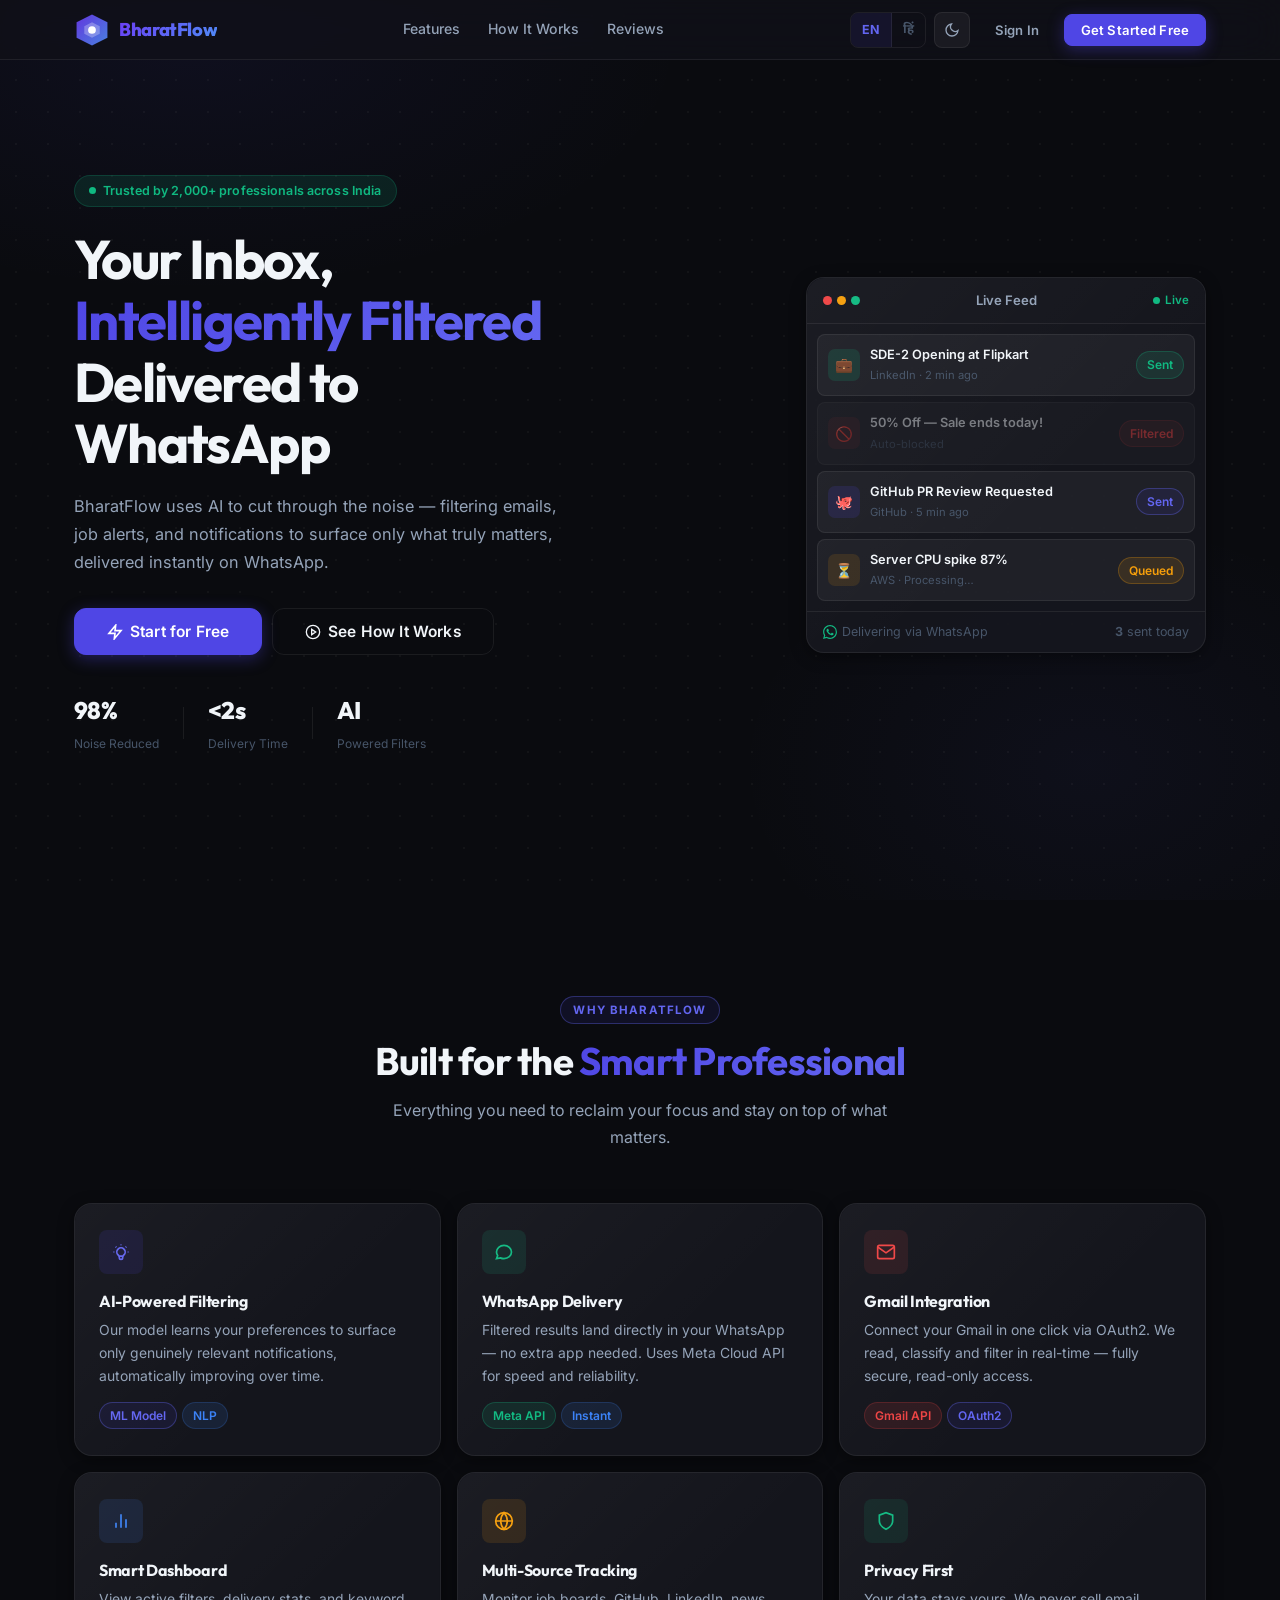
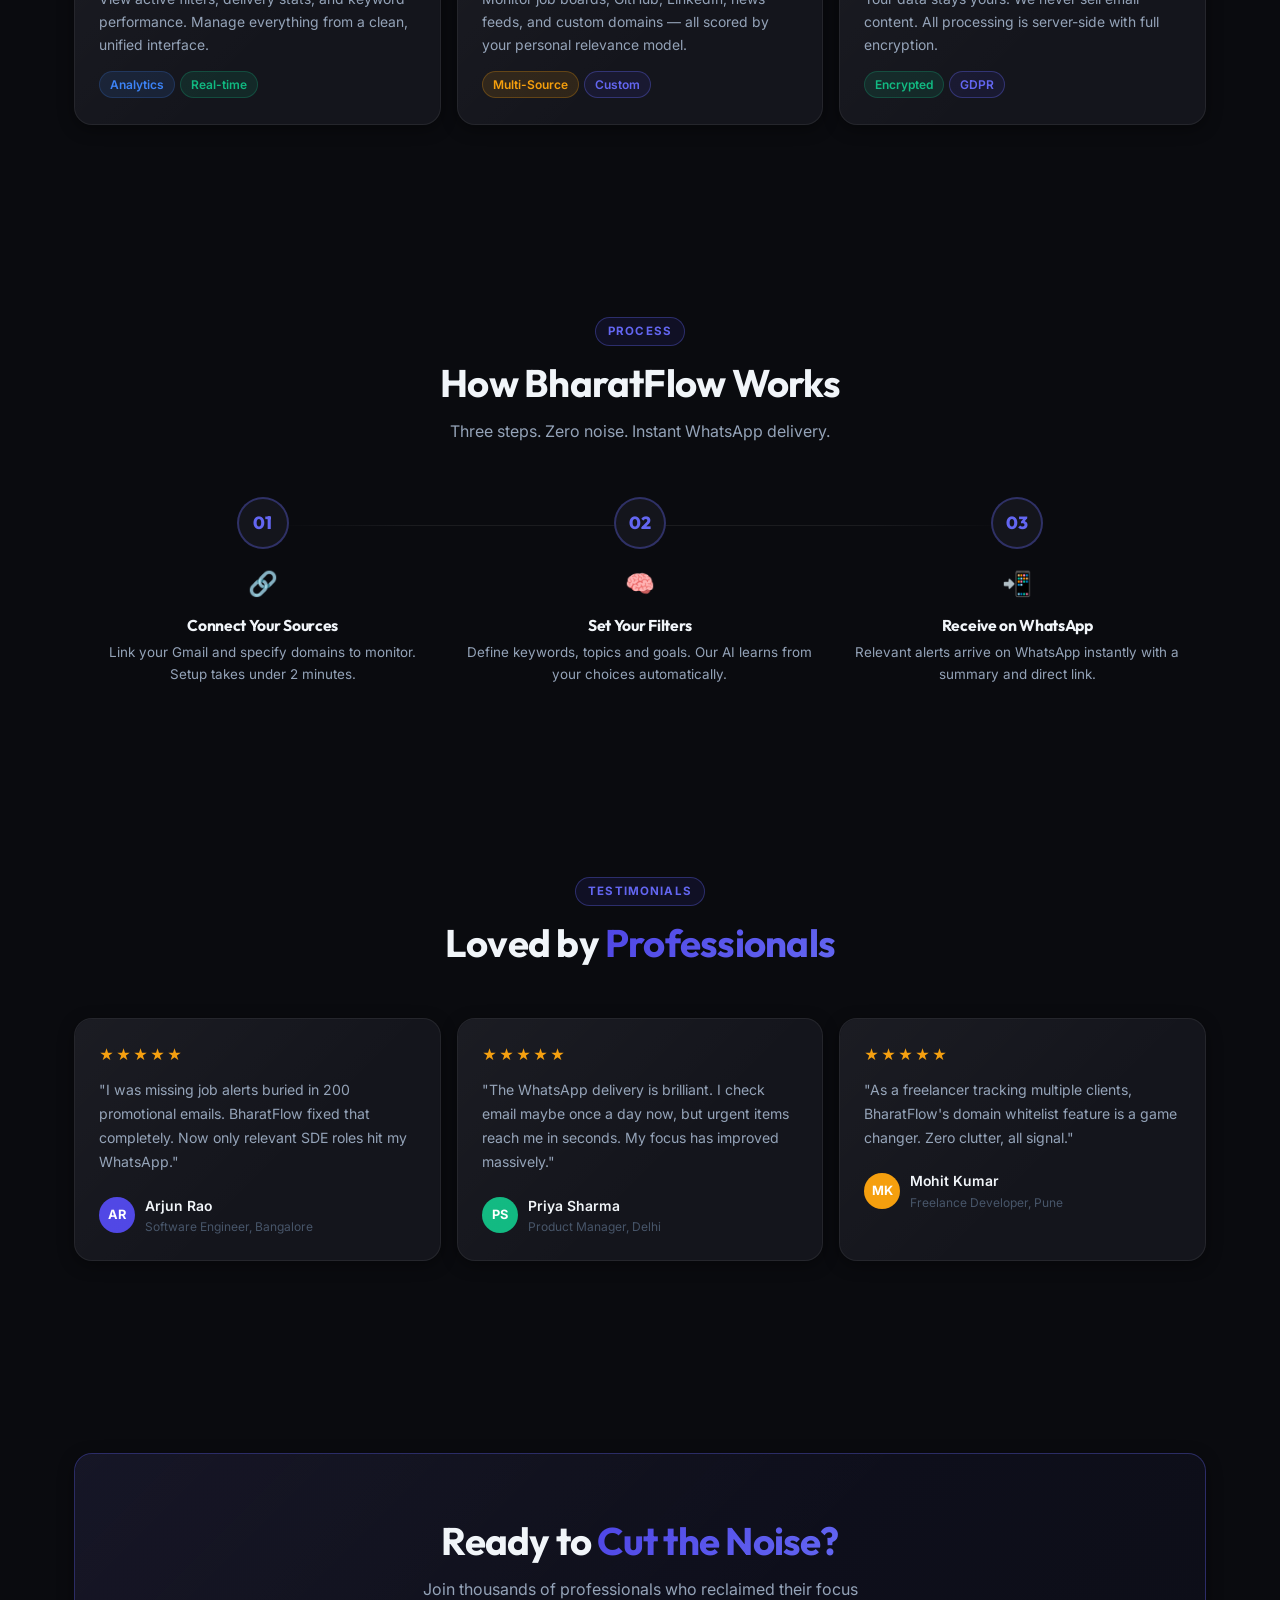
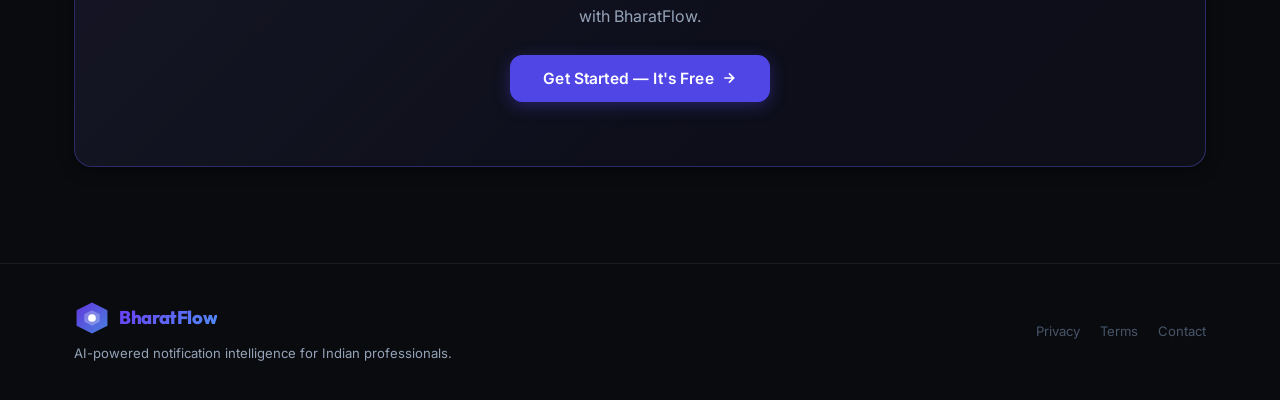
<file: Frontend/index.html>
<!DOCTYPE html>
<html lang="en" data-theme="dark">
<head>
  <meta charset="UTF-8" />
  <meta name="viewport" content="width=device-width, initial-scale=1.0" />
  <title>BharatFlow — AI-Powered Smart Notification Delivery</title>
  <meta name="description" content="BharatFlow filters your emails with AI and delivers only what matters — straight to WhatsApp. Built for India." />
  <link rel="stylesheet" href="style.css" />
  <link rel="stylesheet" href="index.css" />
</head>
<body>
  <div class="bg-mesh"></div>

  <!-- ══════════════════ NAVBAR ══════════════════ -->
  <nav class="navbar" id="navbar">
    <div class="container">
      <a href="index.html" class="nav-logo" aria-label="BharatFlow Home">
        <div class="logo-mark">
          <svg width="36" height="36" viewBox="0 0 28 28" fill="none">
            <path d="M14 2L26 8V20L14 26L2 20V8L14 2Z" fill="url(#g-nav)" opacity="0.9"/>
            <path d="M14 8L20 11V17L14 20L8 17V11L14 8Z" fill="white" opacity="0.28"/>
            <circle cx="14" cy="14" r="3" fill="white"/>
            <defs><linearGradient id="g-nav" x1="2" y1="2" x2="26" y2="26" gradientUnits="userSpaceOnUse"><stop stop-color="#6C3BF5"/><stop offset="1" stop-color="#4F8EF7"/></linearGradient></defs>
          </svg>
        </div>
        <span class="logo-text">BharatFlow</span>
      </a>

      <div class="nav-links hide-mobile">
        <a href="#features"    data-i18n="nav.features">Features</a>
        <a href="#how-it-works" data-i18n="nav.how">How It Works</a>
        <a href="#testimonials" data-i18n="nav.reviews">Reviews</a>
      </div>

      <div class="nav-actions">
        <!-- Language Toggle -->
        <div class="lang-btn" role="group" aria-label="Language selector">
          <button class="lang-opt active" id="lang-en" onclick="setLang('en')" aria-pressed="true">EN</button>
          <button class="lang-opt" id="lang-hi" onclick="setLang('hi')" aria-pressed="false">हिं</button>
        </div>

        <!-- Theme Toggle -->
        <button class="theme-btn" id="theme-toggle" onclick="toggleTheme()" aria-label="Toggle theme">
          <svg id="icon-sun" width="16" height="16" viewBox="0 0 24 24" fill="none" stroke="currentColor" stroke-width="2" style="display:none"><circle cx="12" cy="12" r="5"/><line x1="12" y1="1" x2="12" y2="3"/><line x1="12" y1="21" x2="12" y2="23"/><line x1="4.22" y1="4.22" x2="5.64" y2="5.64"/><line x1="18.36" y1="18.36" x2="19.78" y2="19.78"/><line x1="1" y1="12" x2="3" y2="12"/><line x1="21" y1="12" x2="23" y2="12"/><line x1="4.22" y1="19.78" x2="5.64" y2="18.36"/><line x1="18.36" y1="5.64" x2="19.78" y2="4.22"/></svg>
          <svg id="icon-moon" width="16" height="16" viewBox="0 0 24 24" fill="none" stroke="currentColor" stroke-width="2"><path d="M21 12.79A9 9 0 1111.21 3 7 7 0 0021 12.79z"/></svg>
        </button>

        <button class="btn btn-ghost btn-sm hide-mobile" onclick="openModal('login')" data-i18n="nav.signin">Sign In</button>
        <button class="btn btn-primary btn-sm" onclick="openModal('signup')" id="nav-cta" data-i18n="nav.getstarted">Get Started Free</button>
      </div>
    </div>
  </nav>

  <!-- ══════════════════ HERO ══════════════════ -->
  <section class="hero" id="hero">
    <div class="container">
      <div class="hero-content stagger">
        <div class="hero-eyebrow">
          <span class="status-dot active"></span>
          <span data-i18n="hero.badge">Trusted by 2,000+ professionals across India</span>
        </div>

        <h1 class="hero-title">
          <span data-i18n="hero.title1">Your Inbox,</span><br/>
          <span class="line2" data-i18n="hero.title2">Intelligently Filtered</span><br/>
          <span data-i18n="hero.title3">Delivered to WhatsApp</span>
        </h1>

        <p class="hero-subtitle" data-i18n="hero.subtitle">
          BharatFlow uses AI to cut through the noise — filtering emails, job alerts,
          and notifications to surface only what truly matters, delivered instantly on WhatsApp.
        </p>

        <div class="hero-cta">
          <button class="btn btn-primary btn-lg" onclick="openModal('signup')" id="hero-cta-btn">
            <svg width="16" height="16" viewBox="0 0 24 24" fill="none" stroke="currentColor" stroke-width="2.5"><path d="M13 2L3 14h9l-1 8 10-12h-9l1-8z"/></svg>
            <span data-i18n="hero.cta1">Start for Free</span>
          </button>
          <button class="btn btn-outline btn-lg" onclick="scrollToSection('#how-it-works')">
            <svg width="16" height="16" viewBox="0 0 24 24" fill="none" stroke="currentColor" stroke-width="2"><circle cx="12" cy="12" r="10"/><polygon points="10 8 16 12 10 16 10 8"/></svg>
            <span data-i18n="hero.cta2">See How It Works</span>
          </button>
        </div>

        <div class="hero-stats">
          <div class="stat-item">
            <span class="stat-value">98%</span>
            <span class="stat-label" data-i18n="hero.stat1">Noise Reduced</span>
          </div>
          <div class="stat-divider"></div>
          <div class="stat-item">
            <span class="stat-value">&lt;2s</span>
            <span class="stat-label" data-i18n="hero.stat2">Delivery Time</span>
          </div>
          <div class="stat-divider"></div>
          <div class="stat-item">
            <span class="stat-value">AI</span>
            <span class="stat-label" data-i18n="hero.stat3">Powered Filters</span>
          </div>
        </div>
      </div>

      <!-- Dashboard Preview -->
      <div class="hero-visual animate-float">
        <div class="hero-preview glass-card">
          <div class="preview-header">
            <div class="preview-dots"><span></span><span></span><span></span></div>
            <span class="preview-title" data-i18n="preview.title">Live Feed</span>
            <div class="preview-live"><span class="status-dot active"></span><span data-i18n="preview.live">Live</span></div>
          </div>
          <div class="preview-items">
            <div class="preview-item">
              <div class="p-icon" style="background:rgba(16,185,129,0.15)">💼</div>
              <div class="p-body">
                <div class="p-title">SDE-2 Opening at Flipkart</div>
                <div class="p-meta">LinkedIn · 2 min ago</div>
              </div>
              <span class="tag tag-green" data-i18n="tag.sent">Sent</span>
            </div>
            <div class="preview-item filtered">
              <div class="p-icon" style="background:rgba(239,68,68,0.12)">🚫</div>
              <div class="p-body">
                <div class="p-title">50% Off — Sale ends today!</div>
                <div class="p-meta" data-i18n="preview.blocked">Auto-blocked</div>
              </div>
              <span class="tag tag-red" data-i18n="tag.filtered">Filtered</span>
            </div>
            <div class="preview-item">
              <div class="p-icon" style="background:rgba(79,70,229,0.15)">🐙</div>
              <div class="p-body">
                <div class="p-title">GitHub PR Review Requested</div>
                <div class="p-meta">GitHub · 5 min ago</div>
              </div>
              <span class="tag tag-primary" data-i18n="tag.sent">Sent</span>
            </div>
            <div class="preview-item">
              <div class="p-icon" style="background:rgba(245,158,11,0.12)">⏳</div>
              <div class="p-body">
                <div class="p-title">Server CPU spike 87%</div>
                <div class="p-meta">AWS · Processing…</div>
              </div>
              <span class="tag tag-amber" data-i18n="tag.queued">Queued</span>
            </div>
          </div>
          <div class="preview-footer">
            <div class="wa-pill">
              <svg width="14" height="14" viewBox="0 0 24 24" fill="#10B981"><path d="M17.472 14.382c-.297-.149-1.758-.867-2.03-.967-.273-.099-.471-.148-.67.15-.197.297-.767.966-.94 1.164-.173.199-.347.223-.644.075-.297-.15-1.255-.463-2.39-1.475-.883-.788-1.48-1.761-1.653-2.059-.173-.297-.018-.458.13-.606.134-.133.298-.347.446-.52.149-.174.198-.298.298-.497.099-.198.05-.371-.025-.52-.075-.149-.669-1.612-.916-2.207-.242-.579-.487-.5-.669-.51-.173-.008-.371-.01-.57-.01-.198 0-.52.074-.792.372-.272.297-1.04 1.016-1.04 2.479 0 1.462 1.065 2.875 1.213 3.074.149.198 2.096 3.2 5.077 4.487.709.306 1.262.489 1.694.625.712.227 1.36.195 1.871.118.571-.085 1.758-.719 2.006-1.413.248-.694.248-1.289.173-1.413-.074-.124-.272-.198-.57-.347m-5.421 7.403h-.004a9.87 9.87 0 01-5.031-1.378l-.361-.214-3.741.982.998-3.648-.235-.374a9.86 9.86 0 01-1.51-5.26c.001-5.45 4.436-9.884 9.888-9.884 2.64 0 5.122 1.03 6.988 2.898a9.825 9.825 0 012.893 6.994c-.003 5.45-4.437 9.884-9.885 9.884m8.413-18.297A11.815 11.815 0 0012.05 0C5.495 0 .16 5.335.157 11.892c0 2.096.547 4.142 1.588 5.945L.057 24l6.305-1.654a11.882 11.882 0 005.683 1.448h.005c6.554 0 11.89-5.335 11.893-11.893a11.821 11.821 0 00-3.48-8.413Z"/></svg>
              <span data-i18n="preview.wa">Delivering via WhatsApp</span>
            </div>
            <span><b>3</b> <span data-i18n="preview.today">sent today</span></span>
          </div>
        </div>
      </div>
    </div>
  </section>

  <!-- ══════════════════ FEATURES ══════════════════ -->
  <section class="section" id="features">
    <div class="container">
      <div class="section-header center stagger">
        <div class="eyebrow" data-i18n="features.eyebrow">Why BharatFlow</div>
        <h2><span data-i18n="features.title1">Built for the</span> <span class="text-gradient" data-i18n="features.title2">Smart Professional</span></h2>
        <p data-i18n="features.subtitle">Everything you need to reclaim your focus and stay on top of what matters.</p>
      </div>
      <div class="features-grid stagger">

        <div class="feature-card glass-card">
          <div class="feature-icon" style="background:rgba(79,70,229,0.12);color:var(--primary-light)">
            <svg width="20" height="20" viewBox="0 0 24 24" fill="none" stroke="currentColor" stroke-width="2"><path d="M9.663 17h4.673M12 3v1m6.364 1.636l-.707.707M21 12h-1M4 12H3m3.343-5.657l-.707-.707m2.828 9.9a5 5 0 117.072 0l-.548.547A3.374 3.374 0 0014 18.469V19a2 2 0 11-4 0v-.531c0-.895-.356-1.754-.988-2.386l-.548-.547z"/></svg>
          </div>
          <h3 data-i18n="feat1.title">AI-Powered Filtering</h3>
          <p data-i18n="feat1.desc">Our model learns your preferences to surface only genuinely relevant notifications, automatically improving over time.</p>
          <div class="feature-tags"><span class="tag tag-primary">ML Model</span><span class="tag tag-blue">NLP</span></div>
        </div>

        <div class="feature-card glass-card">
          <div class="feature-icon" style="background:rgba(16,185,129,0.12);color:var(--green)">
            <svg width="20" height="20" viewBox="0 0 24 24" fill="none" stroke="currentColor" stroke-width="2"><path d="M8 12h.01M12 12h.01M16 12h.01M21 12c0 4.418-4.03 8-9 8a9.863 9.863 0 01-4.255-.949L3 20l1.395-3.72C3.512 15.042 3 13.574 3 12c0-4.418 4.03-8 9-8s9 3.582 9 8z"/></svg>
          </div>
          <h3 data-i18n="feat2.title">WhatsApp Delivery</h3>
          <p data-i18n="feat2.desc">Filtered results land directly in your WhatsApp — no extra app needed. Uses Meta Cloud API for speed and reliability.</p>
          <div class="feature-tags"><span class="tag tag-green">Meta API</span><span class="tag tag-blue">Instant</span></div>
        </div>

        <div class="feature-card glass-card">
          <div class="feature-icon" style="background:rgba(239,68,68,0.1);color:var(--red)">
            <svg width="20" height="20" viewBox="0 0 24 24" fill="none" stroke="currentColor" stroke-width="2"><path d="M4 4h16c1.1 0 2 .9 2 2v12c0 1.1-.9 2-2 2H4c-1.1 0-2-.9-2-2V6c0-1.1.9-2 2-2z"/><polyline points="22,6 12,13 2,6"/></svg>
          </div>
          <h3 data-i18n="feat3.title">Gmail Integration</h3>
          <p data-i18n="feat3.desc">Connect your Gmail in one click via OAuth2. We read, classify and filter in real-time — fully secure, read-only access.</p>
          <div class="feature-tags"><span class="tag tag-red">Gmail API</span><span class="tag tag-primary">OAuth2</span></div>
        </div>

        <div class="feature-card glass-card">
          <div class="feature-icon" style="background:rgba(59,130,246,0.12);color:var(--blue)">
            <svg width="20" height="20" viewBox="0 0 24 24" fill="none" stroke="currentColor" stroke-width="2"><path d="M18 20V10M12 20V4M6 20v-6"/></svg>
          </div>
          <h3 data-i18n="feat4.title">Smart Dashboard</h3>
          <p data-i18n="feat4.desc">View active filters, delivery stats, and keyword performance. Manage everything from a clean, unified interface.</p>
          <div class="feature-tags"><span class="tag tag-blue">Analytics</span><span class="tag tag-green">Real-time</span></div>
        </div>

        <div class="feature-card glass-card">
          <div class="feature-icon" style="background:rgba(245,158,11,0.12);color:var(--amber)">
            <svg width="20" height="20" viewBox="0 0 24 24" fill="none" stroke="currentColor" stroke-width="2"><circle cx="12" cy="12" r="10"/><line x1="2" y1="12" x2="22" y2="12"/><path d="M12 2a15.3 15.3 0 014 10 15.3 15.3 0 01-4 10 15.3 15.3 0 01-4-10 15.3 15.3 0 014-10z"/></svg>
          </div>
          <h3 data-i18n="feat5.title">Multi-Source Tracking</h3>
          <p data-i18n="feat5.desc">Monitor job boards, GitHub, LinkedIn, news feeds, and custom domains — all scored by your personal relevance model.</p>
          <div class="feature-tags"><span class="tag tag-amber">Multi-Source</span><span class="tag tag-primary">Custom</span></div>
        </div>

        <div class="feature-card glass-card">
          <div class="feature-icon" style="background:rgba(16,185,129,0.1);color:var(--green)">
            <svg width="20" height="20" viewBox="0 0 24 24" fill="none" stroke="currentColor" stroke-width="2"><path d="M12 22s8-4 8-10V5l-8-3-8 3v7c0 6 8 10 8 10z"/></svg>
          </div>
          <h3 data-i18n="feat6.title">Privacy First</h3>
          <p data-i18n="feat6.desc">Your data stays yours. We never sell email content. All processing is server-side with full encryption at rest and in transit.</p>
          <div class="feature-tags"><span class="tag tag-green">Encrypted</span><span class="tag tag-primary">GDPR</span></div>
        </div>

      </div>
    </div>
  </section>

  <!-- ══════════════════ HOW IT WORKS ══════════════════ -->
  <section class="section" id="how-it-works">
    <div class="container">
      <div class="section-header center stagger">
        <div class="eyebrow" data-i18n="how.eyebrow">Process</div>
        <h2><span data-i18n="how.title">How BharatFlow Works</span></h2>
        <p data-i18n="how.subtitle">Three steps. Zero noise. Instant WhatsApp delivery.</p>
      </div>
      <div class="steps-row stagger">
        <div class="step-item">
          <div class="step-num">01</div>
          <span class="step-emoji">🔗</span>
          <h3 data-i18n="step1.title">Connect Your Sources</h3>
          <p data-i18n="step1.desc">Link your Gmail and specify domains to monitor. Setup takes under 2 minutes.</p>
        </div>
        <div class="step-item">
          <div class="step-num">02</div>
          <span class="step-emoji">🧠</span>
          <h3 data-i18n="step2.title">Set Your Filters</h3>
          <p data-i18n="step2.desc">Define keywords, topics and goals. Our AI learns from your choices automatically.</p>
        </div>
        <div class="step-item">
          <div class="step-num">03</div>
          <span class="step-emoji">📲</span>
          <h3 data-i18n="step3.title">Receive on WhatsApp</h3>
          <p data-i18n="step3.desc">Relevant alerts arrive on WhatsApp instantly with a summary and direct link.</p>
        </div>
      </div>
    </div>
  </section>

  <!-- ══════════════════ TESTIMONIALS ══════════════════ -->
  <section class="section" id="testimonials">
    <div class="container">
      <div class="section-header center stagger">
        <div class="eyebrow" data-i18n="testi.eyebrow">Testimonials</div>
        <h2><span data-i18n="testi.title1">Loved by</span> <span class="text-gradient" data-i18n="testi.title2">Professionals</span></h2>
      </div>
      <div class="testi-grid stagger">
        <div class="testi-card glass-card">
          <div class="testi-stars">★★★★★</div>
          <p class="testi-text" data-i18n="testi1.text">"I was missing job alerts buried in 200 promotional emails. BharatFlow fixed that completely. Now only relevant SDE roles hit my WhatsApp."</p>
          <div class="testi-author">
            <div class="testi-avatar" style="background:var(--primary)">AR</div>
            <div>
              <div class="testi-name">Arjun Rao</div>
              <div class="testi-role">Software Engineer, Bangalore</div>
            </div>
          </div>
        </div>
        <div class="testi-card glass-card">
          <div class="testi-stars">★★★★★</div>
          <p class="testi-text" data-i18n="testi2.text">"The WhatsApp delivery is brilliant. I check email maybe once a day now, but urgent items reach me in seconds. My focus has improved massively."</p>
          <div class="testi-author">
            <div class="testi-avatar" style="background:var(--green)">PS</div>
            <div>
              <div class="testi-name">Priya Sharma</div>
              <div class="testi-role">Product Manager, Delhi</div>
            </div>
          </div>
        </div>
        <div class="testi-card glass-card">
          <div class="testi-stars">★★★★★</div>
          <p class="testi-text" data-i18n="testi3.text">"As a freelancer tracking multiple clients, BharatFlow's domain whitelist feature is a game changer. Zero clutter, all signal."</p>
          <div class="testi-author">
            <div class="testi-avatar" style="background:var(--amber)">MK</div>
            <div>
              <div class="testi-name">Mohit Kumar</div>
              <div class="testi-role">Freelance Developer, Pune</div>
            </div>
          </div>
        </div>
      </div>
    </div>
  </section>

  <!-- ══════════════════ CTA ══════════════════ -->
  <section class="cta-section">
    <div class="container">
      <div class="cta-box glass-card stagger">
        <h2><span data-i18n="cta.title1">Ready to</span> <span class="text-gradient" data-i18n="cta.title2">Cut the Noise?</span></h2>
        <p data-i18n="cta.subtitle">Join thousands of professionals who reclaimed their focus with BharatFlow.</p>
        <button class="btn btn-primary btn-lg mt-24" onclick="openModal('signup')" id="cta-btn">
          <span data-i18n="cta.btn">Get Started — It's Free</span>
          <svg width="16" height="16" viewBox="0 0 24 24" fill="none" stroke="currentColor" stroke-width="2.5"><path d="M5 12h14M12 5l7 7-7 7"/></svg>
        </button>
      </div>
    </div>
  </section>

  <!-- ══════════════════ FOOTER ══════════════════ -->
  <footer class="footer">
    <div class="container">
      <div class="footer-inner">
        <div class="footer-left">
          <a href="index.html" class="nav-logo">
            <div class="logo-mark">
              <svg width="36" height="36" viewBox="0 0 28 28" fill="none">
                <path d="M14 2L26 8V20L14 26L2 20V8L14 2Z" fill="url(#g-ft)" opacity="0.9"/>
                <path d="M14 8L20 11V17L14 20L8 17V11L14 8Z" fill="white" opacity="0.28"/>
                <circle cx="14" cy="14" r="3" fill="white"/>
                <defs><linearGradient id="g-ft" x1="2" y1="2" x2="26" y2="26" gradientUnits="userSpaceOnUse"><stop stop-color="#6C3BF5"/><stop offset="1" stop-color="#4F8EF7"/></linearGradient></defs>
              </svg>
            </div>
            <span class="logo-text">BharatFlow</span>
          </a>
          <p data-i18n="footer.tagline">AI-powered notification intelligence for Indian professionals.</p>
        </div>
        <nav class="footer-links" aria-label="Footer">
          <a href="#" data-i18n="footer.privacy">Privacy</a>
          <a href="#" data-i18n="footer.terms">Terms</a>
          <a href="#" data-i18n="footer.contact">Contact</a>
        </nav>
      </div>
    </div>
  </footer>

  <!-- ══════════════════ AUTH MODAL ══════════════════ -->
  <div class="modal-backdrop" id="modal-backdrop" onclick="closeModal()"></div>
  <div class="auth-modal glass-card" id="auth-modal" role="dialog" aria-modal="true" aria-labelledby="modal-h">

    <button class="modal-close" onclick="closeModal()" aria-label="Close">✕</button>

    <div class="modal-tabs">
      <button class="modal-tab active" id="tab-login" onclick="switchTab('login')" data-i18n="auth.signin">Sign In</button>
      <button class="modal-tab" id="tab-signup" onclick="switchTab('signup')" data-i18n="auth.create">Create Account</button>
    </div>

    <!-- LOGIN -->
    <form id="form-login" class="auth-form" onsubmit="handleLogin(event)">
      <div>
        <h2 class="modal-title" id="modal-h" data-i18n="login.title">Welcome Back</h2>
        <p class="modal-subtitle" data-i18n="login.sub">Sign in to your BharatFlow account</p>
      </div>
      <div class="form-group">
        <label class="form-label" for="l-email" data-i18n="form.email">Email Address</label>
        <input class="form-input" type="email" id="l-email" placeholder="you@example.com" required autocomplete="email"/>
      </div>
      <div class="form-group">
        <label class="form-label" for="l-pwd">
          <span data-i18n="form.password">Password</span>
          <a href="#" class="forgot-link" data-i18n="form.forgot">Forgot?</a>
        </label>
        <div class="input-group">
          <input class="form-input" type="password" id="l-pwd" placeholder="••••••••" required autocomplete="current-password"/>
          <span class="input-suffix"><button type="button" class="eye-btn" onclick="togglePwd('l-pwd',this)"><svg width="16" height="16" viewBox="0 0 24 24" fill="none" stroke="currentColor" stroke-width="2"><path d="M1 12s4-8 11-8 11 8 11 8-4 8-11 8-11-8-11-8z"/><circle cx="12" cy="12" r="3"/></svg></button></span>
        </div>
      </div>
      <button class="btn btn-primary w-full" type="submit" id="btn-login">
        <span class="btn-text" data-i18n="auth.signin">Sign In</span>
        <span class="spinner" style="display:none"></span>
      </button>
      <div class="divider" data-i18n="form.orwith">or continue with</div>
      <button type="button" class="btn btn-google w-full" onclick="handleGoogle()">
        <svg width="16" height="16" viewBox="0 0 24 24"><path fill="#4285F4" d="M22.56 12.25c0-.78-.07-1.53-.2-2.25H12v4.26h5.92c-.26 1.37-1.04 2.53-2.21 3.31v2.77h3.57c2.08-1.92 3.28-4.74 3.28-8.09z"/><path fill="#34A853" d="M12 23c2.97 0 5.46-.98 7.28-2.66l-3.57-2.77c-.98.66-2.23 1.06-3.71 1.06-2.86 0-5.29-1.93-6.16-4.53H2.18v2.84C3.99 20.53 7.7 23 12 23z"/><path fill="#FBBC05" d="M5.84 14.09c-.22-.66-.35-1.36-.35-2.09s.13-1.43.35-2.09V7.07H2.18C1.43 8.55 1 10.22 1 12s.43 3.45 1.18 4.93l2.85-2.22.81-.62z"/><path fill="#EA4335" d="M12 5.38c1.62 0 3.06.56 4.21 1.64l3.15-3.15C17.45 2.09 14.97 1 12 1 7.7 1 3.99 3.47 2.18 7.07l3.66 2.84c.87-2.6 3.3-4.53 6.16-4.53z"/></svg>
        <span data-i18n="auth.google">Continue with Google</span>
      </button>
    </form>

    <!-- SIGNUP -->
    <form id="form-signup" class="auth-form" style="display:none" onsubmit="handleSignup(event)">
      <div>
        <h2 class="modal-title" data-i18n="signup.title">Create Account</h2>
        <p class="modal-subtitle" data-i18n="signup.sub">Start filtering smarter today — free forever</p>
      </div>
      <div class="form-row">
        <div class="form-group">
          <label class="form-label" for="s-fn" data-i18n="form.fname">First Name</label>
          <input class="form-input" type="text" id="s-fn" placeholder="Arjun" required autocomplete="given-name"/>
        </div>
        <div class="form-group">
          <label class="form-label" for="s-ln" data-i18n="form.lname">Last Name</label>
          <input class="form-input" type="text" id="s-ln" placeholder="Rao" required autocomplete="family-name"/>
        </div>
      </div>
      <div class="form-group">
        <label class="form-label" for="s-email" data-i18n="form.email">Email Address</label>
        <input class="form-input" type="email" id="s-email" placeholder="you@gmail.com" required autocomplete="email"/>
      </div>
      <div class="form-group">
        <label class="form-label" for="s-phone" data-i18n="form.phone">WhatsApp Number</label>
        <div class="input-group">
          <span class="input-prefix-text">🇮🇳 +91</span>
          <input class="form-input" type="tel" id="s-phone" placeholder="98765 43210"
            pattern="[0-9]{10}" maxlength="10" required style="padding-left:70px"/>
        </div>
      </div>
      <div class="form-group">
        <label class="form-label" for="s-pwd" data-i18n="form.password">Password</label>
        <div class="input-group">
          <input class="form-input" type="password" id="s-pwd" placeholder="Minimum 8 characters" required minlength="8"/>
          <span class="input-suffix"><button type="button" class="eye-btn" onclick="togglePwd('s-pwd',this)"><svg width="16" height="16" viewBox="0 0 24 24" fill="none" stroke="currentColor" stroke-width="2"><path d="M1 12s4-8 11-8 11 8 11 8-4 8-11 8-11-8-11-8z"/><circle cx="12" cy="12" r="3"/></svg></button></span>
        </div>
        <div class="pwd-strength" id="pwd-strength">
          <div class="progress-bar mt-8"><div class="progress-fill" id="pwd-fill" style="width:0%"></div></div>
          <span class="pwd-label" id="pwd-label"></span>
        </div>
      </div>
      <div class="terms-row">
        <input type="checkbox" id="s-terms" required/>
        <label for="s-terms">
          <span data-i18n="form.agree">I agree to the</span>
          <a href="#" data-i18n="form.terms"> Terms of Service</a>
          &amp; <a href="#" data-i18n="form.privacy2">Privacy Policy</a>
        </label>
      </div>
      <button class="btn btn-primary w-full" type="submit" id="btn-signup">
        <span class="btn-text" data-i18n="signup.btn">Create My Account</span>
        <span class="spinner" style="display:none"></span>
      </button>
      <div class="divider" data-i18n="form.orwith">or continue with</div>
      <button type="button" class="btn btn-google w-full" onclick="handleGoogle()">
        <svg width="16" height="16" viewBox="0 0 24 24"><path fill="#4285F4" d="M22.56 12.25c0-.78-.07-1.53-.2-2.25H12v4.26h5.92c-.26 1.37-1.04 2.53-2.21 3.31v2.77h3.57c2.08-1.92 3.28-4.74 3.28-8.09z"/><path fill="#34A853" d="M12 23c2.97 0 5.46-.98 7.28-2.66l-3.57-2.77c-.98.66-2.23 1.06-3.71 1.06-2.86 0-5.29-1.93-6.16-4.53H2.18v2.84C3.99 20.53 7.7 23 12 23z"/><path fill="#FBBC05" d="M5.84 14.09c-.22-.66-.35-1.36-.35-2.09s.13-1.43.35-2.09V7.07H2.18C1.43 8.55 1 10.22 1 12s.43 3.45 1.18 4.93l2.85-2.22.81-.62z"/><path fill="#EA4335" d="M12 5.38c1.62 0 3.06.56 4.21 1.64l3.15-3.15C17.45 2.09 14.97 1 12 1 7.7 1 3.99 3.47 2.18 7.07l3.66 2.84c.87-2.6 3.3-4.53 6.16-4.53z"/></svg>
        <span data-i18n="auth.google">Continue with Google</span>
      </button>
    </form>
  </div>

  <div id="toast-container"></div>
  <script src="script.js"></script>
</body>
</html>
</file>
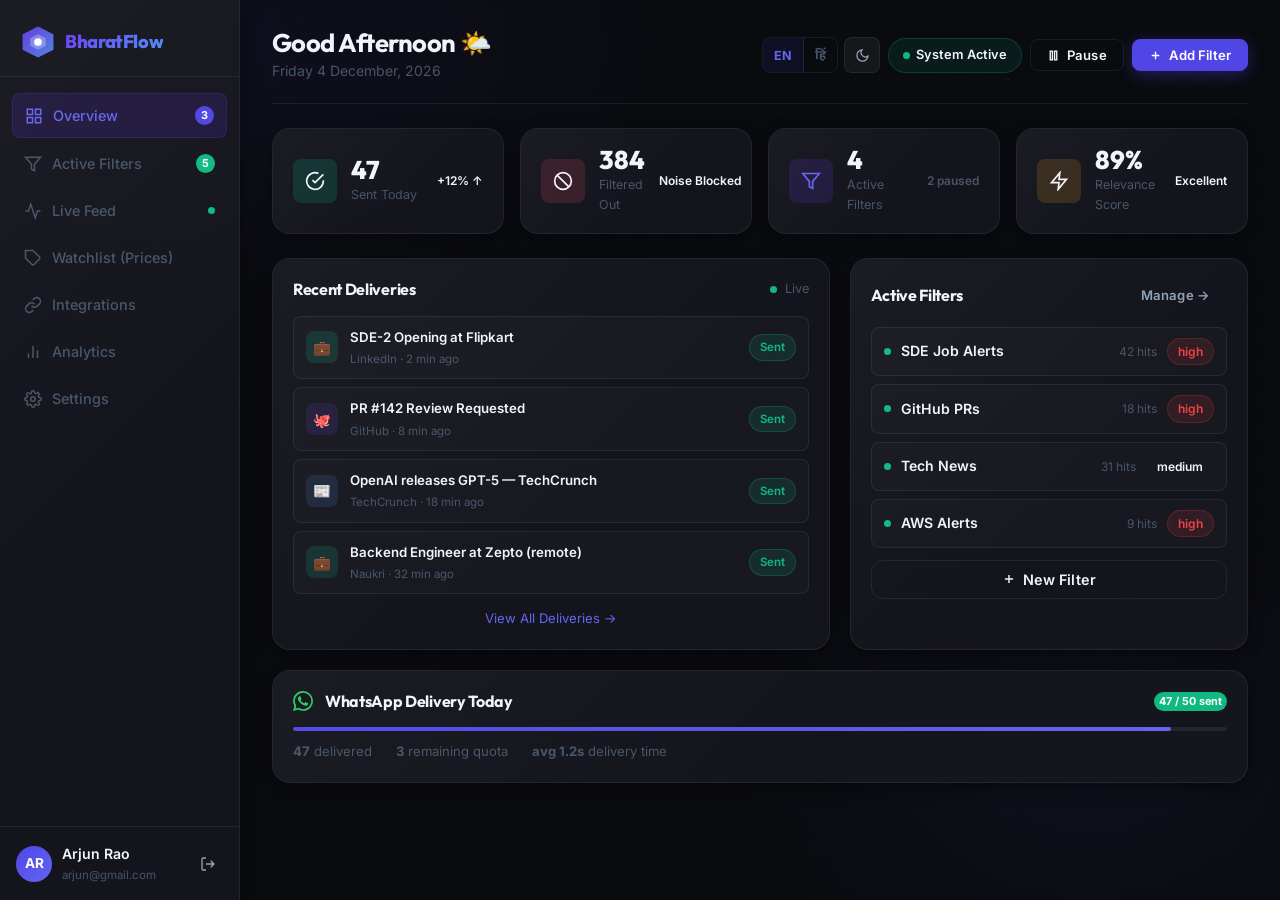
<file: Frontend/dashboard.html>
<!DOCTYPE html>
<html lang="en" data-theme="dark">
<head>
  <meta charset="UTF-8" />
  <meta name="viewport" content="width=device-width, initial-scale=1.0" />
  <title>BharatFlow — Dashboard</title>
  <meta name="description" content="Manage your active notification filters, view delivery stats and control your BharatFlow settings." />
  <link rel="stylesheet" href="style.css" />
  <link rel="stylesheet" href="dashboard.css" />
</head>
<body>
  <div class="bg-mesh"></div>

  <!-- ========== SIDEBAR ========== -->
  <aside class="sidebar glass-card" id="sidebar">
    <div class="sidebar-logo">
      <a href="index.html" class="nav-logo">
        <div class="logo-mark">
          <svg width="36" height="36" viewBox="0 0 28 28" fill="none">
            <path d="M14 2L26 8V20L14 26L2 20V8L14 2Z" fill="url(#g-db)" opacity="0.9"/>
            <path d="M14 8L20 11V17L14 20L8 17V11L14 8Z" fill="white" opacity="0.28"/>
            <circle cx="14" cy="14" r="3" fill="white"/>
            <defs><linearGradient id="g-db" x1="2" y1="2" x2="26" y2="26" gradientUnits="userSpaceOnUse"><stop stop-color="#6C3BF5"/><stop offset="1" stop-color="#4F8EF7"/></linearGradient></defs>
          </svg>
        </div>
        <span class="logo-text">BharatFlow</span>
      </a>
    </div>

    <nav class="sidebar-nav">
      <a href="#" class="nav-item active" data-section="overview" onclick="showSection('overview', this)">
        <svg width="18" height="18" viewBox="0 0 24 24" fill="none" stroke="currentColor" stroke-width="2"><rect x="3" y="3" width="7" height="7"/><rect x="14" y="3" width="7" height="7"/><rect x="14" y="14" width="7" height="7"/><rect x="3" y="14" width="7" height="7"/></svg>
        <span data-i18n="dash.overview">Overview</span>
        <span class="badge badge-primary" id="nav-badge" style="margin-left:auto">3</span>
      </a>
      <a href="#" class="nav-item" data-section="filters" onclick="showSection('filters', this)">
        <svg width="18" height="18" viewBox="0 0 24 24" fill="none" stroke="currentColor" stroke-width="2"><polygon points="22 3 2 3 10 12.46 10 19 14 21 14 12.46 22 3"/></svg>
        <span data-i18n="dash.filters">Active Filters</span>
        <span class="badge badge-green" style="margin-left:auto">5</span>
      </a>
      <a href="#" class="nav-item" data-section="feed" onclick="showSection('feed', this)">
        <svg width="18" height="18" viewBox="0 0 24 24" fill="none" stroke="currentColor" stroke-width="2"><path d="M22 12h-4l-3 9L9 3l-3 9H2"/></svg>
        <span data-i18n="dash.feed">Live Feed</span>
        <span class="status-dot active" style="margin-left:auto"></span>
      </a>
      <a href="#" class="nav-item" data-section="watchlist" onclick="showSection('watchlist', this)">
        <svg width="18" height="18" viewBox="0 0 24 24" fill="none" stroke="currentColor" stroke-width="2"><path d="M20.59 13.41l-7.17 7.17a2 2 0 0 1-2.83 0L2 12V2h10l8.59 8.59a2 2 0 0 1 0 2.82z"></path><line x1="7" y1="7" x2="7.01" y2="7"></line></svg>
        <span data-i18n="dash.watchlist">Watchlist (Prices)</span>
      </a>
      <a href="#" class="nav-item" data-section="integrations" onclick="showSection('integrations', this)">
        <svg width="18" height="18" viewBox="0 0 24 24" fill="none" stroke="currentColor" stroke-width="2"><path d="M10 13a5 5 0 0 0 7.54.54l3-3a5 5 0 0 0-7.07-7.07l-1.72 1.71"></path><path d="M14 11a5 5 0 0 0-7.54-.54l-3 3a5 5 0 0 0 7.07 7.07l1.71-1.71"></path></svg>
        <span data-i18n="dash.integrations">Integrations</span>
      </a>
      <a href="#" class="nav-item" data-section="analytics" onclick="showSection('analytics', this)">
        <svg width="18" height="18" viewBox="0 0 24 24" fill="none" stroke="currentColor" stroke-width="2"><path d="M18 20V10M12 20V4M6 20v-6"/></svg>
        <span data-i18n="dash.analytics">Analytics</span>
      </a>
      <a href="#" class="nav-item" data-section="settings" onclick="showSection('settings', this)">
        <svg width="18" height="18" viewBox="0 0 24 24" fill="none" stroke="currentColor" stroke-width="2"><circle cx="12" cy="12" r="3"/><path d="M19.4 15a1.65 1.65 0 00.33 1.82l.06.06a2 2 0 010 2.83 2 2 0 01-2.83 0l-.06-.06a1.65 1.65 0 00-1.82-.33 1.65 1.65 0 00-1 1.51V21a2 2 0 01-4 0v-.09A1.65 1.65 0 009 19.4a1.65 1.65 0 00-1.82.33l-.06.06a2 2 0 01-2.83-2.83l.06-.06A1.65 1.65 0 004.68 15a1.65 1.65 0 00-1.51-1H3a2 2 0 010-4h.09A1.65 1.65 0 004.6 9a1.65 1.65 0 00-.33-1.82l-.06-.06a2 2 0 012.83-2.83l.06.06A1.65 1.65 0 009 4.68a1.65 1.65 0 001-1.51V3a2 2 0 014 0v.09a1.65 1.65 0 001 1.51 1.65 1.65 0 001.82-.33l.06-.06a2 2 0 012.83 2.83l-.06.06A1.65 1.65 0 0019.4 9a1.65 1.65 0 001.51 1H21a2 2 0 010 4h-.09a1.65 1.65 0 00-1.51 1z"/></svg>
        <span data-i18n="dash.settings">Settings</span>
      </a>
    </nav>

    <div class="sidebar-footer">
      <div class="user-avatar-wrap">
        <div class="user-avatar">AR</div>
        <div class="user-info">
          <span class="user-name">Arjun Rao</span>
          <span class="user-email">arjun@gmail.com</span>
        </div>
        <button class="btn btn-ghost btn-sm" onclick="logout()" title="Logout" style="padding:6px">
          <svg width="16" height="16" viewBox="0 0 24 24" fill="none" stroke="currentColor" stroke-width="2"><path d="M9 21H5a2 2 0 01-2-2V5a2 2 0 012-2h4M16 17l5-5-5-5M21 12H9"/></svg>
        </button>
      </div>
    </div>
  </aside>

  <!-- Mobile Hamburger -->
  <button class="hamburger" id="hamburger" onclick="toggleSidebar()" aria-label="Menu">
    <svg width="22" height="22" viewBox="0 0 24 24" fill="none" stroke="currentColor" stroke-width="2"><line x1="3" y1="6" x2="21" y2="6"/><line x1="3" y1="12" x2="21" y2="12"/><line x1="3" y1="18" x2="21" y2="18"/></svg>
  </button>
  <div class="sidebar-overlay" id="sidebar-overlay" onclick="closeSidebar()"></div>

  <!-- ========== MAIN ========== -->
  <main class="main-content">

    <!-- ---- TOP HEADER ---- -->
    <header class="dash-header">
      <div>
        <h2 class="dash-greeting" id="dash-greeting">Good Morning ☀️</h2>
        <p style="color:var(--text-muted);font-size:0.88rem" id="dash-date"></p>
      </div>
      <div class="dash-header-actions">
        <div class="dash-header-controls">
          <!-- Language Toggle -->
          <div class="lang-btn" role="group">
            <button class="lang-opt active" id="lang-en" onclick="setLang('en')" aria-pressed="true">EN</button>
            <button class="lang-opt" id="lang-hi" onclick="setLang('hi')" aria-pressed="false">हिं</button>
          </div>
          <!-- Theme Toggle -->
          <button class="theme-btn" id="theme-toggle" onclick="toggleTheme()" aria-label="Toggle theme">
            <svg id="icon-sun" width="15" height="15" viewBox="0 0 24 24" fill="none" stroke="currentColor" stroke-width="2" style="display:none"><circle cx="12" cy="12" r="5"/><line x1="12" y1="1" x2="12" y2="3"/><line x1="12" y1="21" x2="12" y2="23"/><line x1="4.22" y1="4.22" x2="5.64" y2="5.64"/><line x1="18.36" y1="18.36" x2="19.78" y2="19.78"/><line x1="1" y1="12" x2="3" y2="12"/><line x1="21" y1="12" x2="23" y2="12"/></svg>
            <svg id="icon-moon" width="15" height="15" viewBox="0 0 24 24" fill="none" stroke="currentColor" stroke-width="2"><path d="M21 12.79A9 9 0 1111.21 3 7 7 0 0021 12.79z"/></svg>
          </button>
        </div>
        <div class="system-status" id="system-status">
          <span class="status-dot active"></span>
          <span class="status-text" data-i18n="dash.active">System Active</span>
        </div>
        <button class="btn btn-outline btn-sm" onclick="pauseSystem()" id="btn-pause">
          <svg width="13" height="13" viewBox="0 0 24 24" fill="none" stroke="currentColor" stroke-width="2.5"><rect x="6" y="4" width="4" height="16"/><rect x="14" y="4" width="4" height="16"/></svg>
          <span data-i18n="dash.pause">Pause</span>
        </button>
        <button class="btn btn-primary btn-sm" onclick="showSection('filters', null)" id="btn-add-filter">
          <svg width="13" height="13" viewBox="0 0 24 24" fill="none" stroke="currentColor" stroke-width="2.5"><line x1="12" y1="5" x2="12" y2="19"/><line x1="5" y1="12" x2="19" y2="12"/></svg>
          <span data-i18n="dash.addfilter">Add Filter</span>
        </button>
      </div>
    </header>

    <!-- ===== SECTION: OVERVIEW ===== -->
    <section class="dash-section active" id="section-overview">

      <!-- Stats Row -->
      <div class="stats-row stagger">
        <div class="stat-card glass-card">
          <div class="stat-card-icon" style="background:rgba(6,214,160,0.15); color:var(--accent2)">
            <svg width="20" height="20" viewBox="0 0 24 24" fill="none" stroke="currentColor" stroke-width="2"><path d="M22 11.08V12a10 10 0 11-5.93-9.14"/><polyline points="22 4 12 14.01 9 11.01"/></svg>
          </div>
          <div class="stat-card-body">
            <div class="stat-card-value" id="stat-sent">47</div>
            <div class="stat-card-label" data-i18n="stat.sent">Sent Today</div>
          </div>
          <div class="stat-card-trend up">+12% ↑</div>
        </div>

        <div class="stat-card glass-card">
          <div class="stat-card-icon" style="background:rgba(255,77,109,0.15); color:var(--danger)">
            <svg width="20" height="20" viewBox="0 0 24 24" fill="none" stroke="currentColor" stroke-width="2"><circle cx="12" cy="12" r="10"/><line x1="4.93" y1="4.93" x2="19.07" y2="19.07"/></svg>
          </div>
          <div class="stat-card-body">
            <div class="stat-card-value" id="stat-filtered">384</div>
            <div class="stat-card-label" data-i18n="stat.filtered">Filtered Out</div>
          </div>
          <div class="stat-card-trend up">Noise Blocked</div>
        </div>

        <div class="stat-card glass-card">
          <div class="stat-card-icon" style="background:rgba(108,59,245,0.15); color:var(--primary-light)">
            <svg width="20" height="20" viewBox="0 0 24 24" fill="none" stroke="currentColor" stroke-width="2"><polygon points="22 3 2 3 10 12.46 10 19 14 21 14 12.46 22 3"/></svg>
          </div>
          <div class="stat-card-body">
            <div class="stat-card-value" id="stat-filters">5</div>
            <div class="stat-card-label" data-i18n="stat.filters">Active Filters</div>
          </div>
          <div class="stat-card-trend neutral">2 paused</div>
        </div>

        <div class="stat-card glass-card">
          <div class="stat-card-icon" style="background:rgba(245,166,35,0.15); color:var(--gold)">
            <svg width="20" height="20" viewBox="0 0 24 24" fill="none" stroke="currentColor" stroke-width="2"><path d="M13 2L3 14h9l-1 8 10-12h-9l1-8z"/></svg>
          </div>
          <div class="stat-card-body">
            <div class="stat-card-value" id="stat-score">89%</div>
            <div class="stat-card-label" data-i18n="stat.score">Relevance Score</div>
          </div>
          <div class="stat-card-trend up">Excellent</div>
        </div>
      </div>

      <!-- Middle Row -->
      <div class="overview-grid">
        <!-- Recent Feed -->
        <div class="glass-card overview-feed">
          <div class="card-header">
            <h3>Recent Deliveries</h3>
            <div class="flex gap-8 items-center">
              <span class="status-dot active"></span>
              <span style="font-size:0.8rem;color:var(--text-muted)">Live</span>
            </div>
          </div>
          <div class="feed-list" id="feed-list">
            <!-- Items injected by JS -->
          </div>
          <a href="#" class="card-link" onclick="showSection('feed', document.querySelector('[data-section=feed]'))">
            View All Deliveries →
          </a>
        </div>

        <!-- Active Filters Quick View -->
        <div class="glass-card overview-filters-quick">
          <div class="card-header">
            <h3>Active Filters</h3>
            <button class="btn btn-ghost btn-sm" onclick="showSection('filters', document.querySelector('[data-section=filters]'))">Manage →</button>
          </div>
          <div class="quick-filters-list" id="quick-filters-list">
            <!-- Injected by JS -->
          </div>
          <button class="btn btn-outline w-full" onclick="openFilterModal()" style="justify-content:center; margin-top:12px">
            <svg width="14" height="14" viewBox="0 0 24 24" fill="none" stroke="currentColor" stroke-width="2.5"><line x1="12" y1="5" x2="12" y2="19"/><line x1="5" y1="12" x2="19" y2="12"/></svg>
            New Filter
          </button>
        </div>
      </div>

      <!-- WhatsApp Delivery Bar -->
      <div class="glass-card wa-delivery-card">
        <div class="card-header">
          <div class="flex gap-12 items-center">
            <svg width="20" height="20" viewBox="0 0 24 24" fill="#25D366"><path d="M17.472 14.382c-.297-.149-1.758-.867-2.03-.967-.273-.099-.471-.148-.67.15-.197.297-.767.966-.94 1.164-.173.199-.347.223-.644.075-.297-.15-1.255-.463-2.39-1.475-.883-.788-1.48-1.761-1.653-2.059-.173-.297-.018-.458.13-.606.134-.133.298-.347.446-.52.149-.174.198-.298.298-.497.099-.198.05-.371-.025-.52-.075-.149-.669-1.612-.916-2.207-.242-.579-.487-.5-.669-.51-.173-.008-.371-.01-.57-.01-.198 0-.52.074-.792.372-.272.297-1.04 1.016-1.04 2.479 0 1.462 1.065 2.875 1.213 3.074.149.198 2.096 3.2 5.077 4.487.709.306 1.262.489 1.694.625.712.227 1.36.195 1.871.118.571-.085 1.758-.719 2.006-1.413.248-.694.248-1.289.173-1.413-.074-.124-.272-.198-.57-.347m-5.421 7.403h-.004a9.87 9.87 0 01-5.031-1.378l-.361-.214-3.741.982.998-3.648-.235-.374a9.86 9.86 0 01-1.51-5.26c.001-5.45 4.436-9.884 9.888-9.884 2.64 0 5.122 1.03 6.988 2.898a9.825 9.825 0 012.893 6.994c-.003 5.45-4.437 9.884-9.885 9.884m8.413-18.297A11.815 11.815 0 0012.05 0C5.495 0 .16 5.335.157 11.892c0 2.096.547 4.142 1.588 5.945L.057 24l6.305-1.654a11.882 11.882 0 005.683 1.448h.005c6.554 0 11.89-5.335 11.893-11.893a11.821 11.821 0 00-3.48-8.413Z"/></svg>
            <h3>WhatsApp Delivery Today</h3>
          </div>
          <span class="badge badge-green">47 / 50 sent</span>
        </div>
        <div class="progress-bar mt-16">
          <div class="progress-fill" id="wa-progress" style="width:94%"></div>
        </div>
        <div class="wa-stats">
          <span><b style="color:var(--accent2)">47</b> delivered</span>
          <span><b style="color:var(--text-muted)">3</b> remaining quota</span>
          <span><b style="color:var(--gold)">avg 1.2s</b> delivery time</span>
        </div>
      </div>
    </section>

    <!-- ===== SECTION: ACTIVE FILTERS ===== -->
    <section class="dash-section" id="section-filters">
      <div class="section-title-row">
        <div>
          <h2>Active Filters</h2>
          <p style="color:var(--text-muted);font-size:0.88rem;margin-top:4px">Manage your keyword filters, domain rules, and delivery preferences</p>
        </div>
        <button class="btn btn-primary" onclick="openFilterModal()" id="btn-new-filter-top">
          <svg width="16" height="16" viewBox="0 0 24 24" fill="none" stroke="currentColor" stroke-width="2.5"><line x1="12" y1="5" x2="12" y2="19"/><line x1="5" y1="12" x2="19" y2="12"/></svg>
          New Filter
        </button>
      </div>

      <!-- Filter Search & Sort -->
      <div class="filter-controls glass-card">
        <div class="input-wrap" style="flex:1">
          <svg width="16" height="16" viewBox="0 0 24 24" fill="none" stroke="var(--text-muted)" stroke-width="2" style="position:absolute;left:12px;top:50%;transform:translateY(-50%)"><circle cx="11" cy="11" r="8"/><line x1="21" y1="21" x2="16.65" y2="16.65"/></svg>
          <input class="form-input" type="text" id="filter-search" placeholder="Search filters..." style="padding-left:40px" oninput="searchFilters(this.value)" />
        </div>
        <select class="form-select" id="filter-sort" style="width:160px" onchange="sortFilters(this.value)">
          <option value="active">Active First</option>
          <option value="recent">Most Recent</option>
          <option value="name">A–Z</option>
          <option value="hits">Most Hits</option>
        </select>
      </div>

      <!-- Filter Cards -->
      <div class="filters-grid" id="filters-grid">
        <!-- Injected by JS -->
      </div>
    </section>

    <!-- ===== SECTION: LIVE FEED ===== -->
    <section class="dash-section" id="section-feed">
      <div class="section-title-row">
        <div>
          <h2>Live Notification Feed</h2>
          <p style="color:var(--text-muted);font-size:0.88rem;margin-top:4px">Real-time view of all processed emails and their delivery status</p>
        </div>
        <div class="flex gap-8">
          <select class="form-select" id="feed-filter-type" style="width:150px" onchange="filterFeed(this.value)">
            <option value="all">All Types</option>
            <option value="sent">Sent</option>
            <option value="filtered">Filtered</option>
            <option value="queued">Queued</option>
          </select>
          <button class="btn btn-outline btn-sm" onclick="refreshFeed()" id="btn-refresh-feed">
            <svg width="14" height="14" viewBox="0 0 24 24" fill="none" stroke="currentColor" stroke-width="2"><polyline points="23 4 23 10 17 10"/><polyline points="1 20 1 14 7 14"/><path d="M3.51 9a9 9 0 0114.85-3.36L23 10M1 14l4.64 4.36A9 9 0 0020.49 15"/></svg>
            Refresh
          </button>
        </div>
      </div>

      <div class="feed-full" id="feed-full">
        <!-- Injected by JS -->
      </div>
    </section>

    <!-- ===== SECTION: WATCHLIST ===== -->
    <section class="dash-section" id="section-watchlist">
      <div class="section-title-row">
        <div>
          <h2>E-Commerce Watchlist</h2>
          <p style="color:var(--text-muted);font-size:0.88rem;margin-top:4px">Track Amazon and Flipkart prices. Get notified when they drop.</p>
        </div>
        <button class="btn btn-primary" onclick="openWatchlistModal()">
          <svg width="16" height="16" viewBox="0 0 24 24" fill="none" stroke="currentColor" stroke-width="2.5"><line x1="12" y1="5" x2="12" y2="19"/><line x1="5" y1="12" x2="19" y2="12"/></svg>
          Add Product
        </button>
      </div>
      
      <div class="filters-grid" id="watchlist-grid">
        <!-- Simulated empty state -->
        <div class="empty-state" style="grid-column: 1 / -1;">
          <div class="empty-state-icon">🛍️</div>
          <p>Your watchlist is empty. Add a product URL to start tracking prices.</p>
        </div>
      </div>
    </section>

    <!-- ===== SECTION: INTEGRATIONS ===== -->
    <section class="dash-section" id="section-integrations">
      <div class="section-title-row">
        <div>
          <h2>Integrations</h2>
          <p style="color:var(--text-muted);font-size:0.88rem;margin-top:4px">Connect your apps to enable smart filtering and delivery</p>
        </div>
      </div>

      <div class="settings-grid">
        <!-- Gmail Connection -->
        <div class="glass-card settings-card">
          <h3 class="settings-card-title">
            <svg width="18" height="18" viewBox="0 0 24 24" fill="none" stroke="currentColor" stroke-width="2"><path d="M4 4h16c1.1 0 2 .9 2 2v12c0 1.1-.9 2-2 2H4c-1.1 0-2-.9-2-2V6c0-1.1.9-2 2-2z"/><polyline points="22,6 12,13 2,6"/></svg>
            Gmail Connection
          </h3>
          <div class="settings-body">
            <div class="connection-status connected">
              <div class="flex items-center gap-12">
                <div class="connect-icon-sm">G</div>
                <div>
                  <div style="font-weight:600">arjun@gmail.com</div>
                  <div style="font-size:0.78rem;color:var(--accent2)">✓ Connected • Last sync: 2 min ago</div>
                </div>
              </div>
              <button class="btn btn-ghost btn-sm" style="color:var(--danger)" onclick="disconnectGmail()">Disconnect</button>
            </div>
            <button class="btn btn-outline w-full mt-8" style="justify-content:center" onclick="syncGmail()">
              <svg width="14" height="14" viewBox="0 0 24 24" fill="none" stroke="currentColor" stroke-width="2"><polyline points="23 4 23 10 17 10"/><polyline points="1 20 1 14 7 14"/><path d="M3.51 9a9 9 0 0114.85-3.36L23 10M1 14l4.64 4.36A9 9 0 0020.49 15"/></svg>
              Sync Now
            </button>
          </div>
        </div>

        <!-- WhatsApp Connection -->
        <div class="glass-card settings-card">
          <h3 class="settings-card-title">
            <svg width="18" height="18" viewBox="0 0 24 24" fill="none" stroke="#25D366" stroke-width="2"><path d="M21 11.5a8.38 8.38 0 0 1-.9 3.8 8.5 8.5 0 0 1-7.6 4.7 8.38 8.38 0 0 1-3.8-.9L3 21l1.9-5.7a8.38 8.38 0 0 1-.9-3.8 8.5 8.5 0 0 1 4.7-7.6 8.38 8.38 0 0 1 3.8-.9h.5a8.48 8.48 0 0 1 8 8v.5z"/></svg>
            WhatsApp Delivery
          </h3>
          <div class="settings-body">
            <div class="connection-status connected">
              <div class="flex items-center gap-12">
                <div class="connect-icon-sm" style="background:rgba(37,211,102,0.15);color:#25D366">WA</div>
                <div>
                  <div style="font-weight:600">+91 98765 43210</div>
                  <div style="font-size:0.78rem;color:var(--accent2)">✓ Delivery Active</div>
                </div>
              </div>
            </div>
            <button class="btn btn-outline w-full mt-8" style="justify-content:center" onclick="sendTestPing()">
              Send Test Ping
            </button>
          </div>
        </div>
      </div>
    </section>

    <!-- ===== SECTION: ANALYTICS ===== -->
    <section class="dash-section" id="section-analytics">
      <div class="section-title-row">
        <h2>Analytics & Insights</h2>
        <div class="date-range-pills">
          <button class="pill active" onclick="setDateRange('7d', this)">7 Days</button>
          <button class="pill" onclick="setDateRange('30d', this)">30 Days</button>
          <button class="pill" onclick="setDateRange('90d', this)">90 Days</button>
        </div>
      </div>

      <div class="analytics-grid stagger">
        <div class="glass-card analytics-card">
          <h3>Emails Processed</h3>
          <div class="chart-placeholder" id="chart-processed">
            <canvas id="canvas-processed" width="100%" height="160"></canvas>
          </div>
        </div>
        <div class="glass-card analytics-card">
          <h3>WhatsApp Delivery Rate</h3>
          <div class="chart-placeholder" id="chart-delivery">
            <canvas id="canvas-delivery" width="100%" height="160"></canvas>
          </div>
        </div>
        <div class="glass-card analytics-card">
          <h3>Top Keywords Triggered</h3>
          <div class="keyword-stats" id="keyword-stats">
            <!-- Injected -->
          </div>
        </div>
        <div class="glass-card analytics-card">
          <h3>Source Breakdown</h3>
          <div class="source-breakdown" id="source-breakdown">
            <!-- Injected -->
          </div>
        </div>
      </div>
    </section>

    <!-- ===== SECTION: SETTINGS ===== -->
    <section class="dash-section" id="section-settings">
      <div class="section-title-row">
        <h2>Settings</h2>
      </div>

      <div class="settings-grid">
        <!-- Profile -->
        <div class="glass-card settings-card">
          <h3 class="settings-card-title">
            <svg width="18" height="18" viewBox="0 0 24 24" fill="none" stroke="currentColor" stroke-width="2"><path d="M20 21v-2a4 4 0 00-4-4H8a4 4 0 00-4 4v2"/><circle cx="12" cy="7" r="4"/></svg>
            Profile
          </h3>
          <div class="settings-body">
            <div class="form-row">
              <div class="form-group">
                <label class="form-label">First Name</label>
                <input class="form-input" type="text" id="s-fname" value="Arjun" />
              </div>
              <div class="form-group">
                <label class="form-label">Last Name</label>
                <input class="form-input" type="text" id="s-lname" value="Rao" />
              </div>
            </div>
            <div class="form-group">
              <label class="form-label">WhatsApp Number</label>
              <input class="form-input" type="tel" id="s-phone" value="+91 98765 43210" />
            </div>
          </div>
          <button class="btn btn-primary btn-sm" onclick="saveSettings('profile')">Save Changes</button>
        </div>

        <!-- Notifications -->
        <div class="glass-card settings-card">
          <h3 class="settings-card-title">
            <svg width="18" height="18" viewBox="0 0 24 24" fill="none" stroke="currentColor" stroke-width="2"><path d="M18 8A6 6 0 006 8c0 7-3 9-3 9h18s-3-2-3-9"/><path d="M13.73 21a2 2 0 01-3.46 0"/></svg>
            Notifications
          </h3>
          <div class="settings-body">
            <div class="settings-toggle-row">
              <div>
                <div style="font-weight:600;font-size:0.92rem">WhatsApp Delivery</div>
                <div style="font-size:0.8rem;color:var(--text-muted)">Send filtered alerts to WhatsApp</div>
              </div>
              <label class="toggle-wrap">
                <input type="checkbox" class="toggle-input" id="tog-wa" checked onchange="toggleSetting('wa', this)"/>
                <span class="toggle active"></span>
              </label>
            </div>
            <div class="settings-toggle-row">
              <div>
                <div style="font-weight:600;font-size:0.92rem">Daily Summary</div>
                <div style="font-size:0.8rem;color:var(--text-muted)">End-of-day delivery digest</div>
              </div>
              <label class="toggle-wrap">
                <input type="checkbox" class="toggle-input" id="tog-digest" checked onchange="toggleSetting('digest', this)"/>
                <span class="toggle active"></span>
              </label>
            </div>
            <div class="settings-toggle-row">
              <div>
                <div style="font-weight:600;font-size:0.92rem">Quiet Hours</div>
                <div style="font-size:0.8rem;color:var(--text-muted)">No notifications 10 PM – 7 AM</div>
              </div>
              <label class="toggle-wrap">
                <input type="checkbox" class="toggle-input" id="tog-quiet" checked onchange="toggleSetting('quiet', this)"/>
                <span class="toggle active"></span>
              </label>
            </div>
          </div>
        </div>

        <!-- Danger Zone -->
        <div class="glass-card settings-card danger-zone">
          <h3 class="settings-card-title" style="color:var(--danger)">
            <svg width="18" height="18" viewBox="0 0 24 24" fill="none" stroke="currentColor" stroke-width="2"><path d="M10.29 3.86L1.82 18a2 2 0 001.71 3h16.94a2 2 0 001.71-3L13.71 3.86a2 2 0 00-3.42 0z"/><line x1="12" y1="9" x2="12" y2="13"/><line x1="12" y1="17" x2="12.01" y2="17"/></svg>
            Danger Zone
          </h3>
          <div class="settings-body">
            <p style="font-size:0.85rem;color:var(--text-muted)">These actions are irreversible. Proceed with caution.</p>
            <div class="flex gap-8" style="flex-wrap:wrap;margin-top:12px">
              <button class="btn btn-sm" style="background:rgba(255,77,109,0.1);color:var(--danger);border:1px solid rgba(255,77,109,0.3)" onclick="clearAllFilters()">
                Clear All Filters
              </button>
              <button class="btn btn-sm" style="background:rgba(255,77,109,0.1);color:var(--danger);border:1px solid rgba(255,77,109,0.3)" onclick="deleteAccount()">
                Delete Account
              </button>
            </div>
          </div>
        </div>
      </div>
    </section>

  </main>

  <!-- ========== FILTER MODAL ========== -->
  <div class="modal-overlay" id="filter-modal-overlay" onclick="closeFilterModal()"></div>
  <div class="modal glass-card" id="filter-modal" role="dialog" aria-modal="true">
    <button class="modal-close" onclick="closeFilterModal()">✕</button>
    <h3 style="margin-bottom:4px" id="filter-modal-title">New Filter</h3>
    <p style="color:var(--text-muted);font-size:0.85rem;margin-bottom:24px">Define what to listen for and how to deliver it</p>

    <form id="filter-form" onsubmit="saveFilter(event)" style="display:flex;flex-direction:column;gap:16px">
      <div class="form-group">
        <label class="form-label" for="f-name">Filter Name *</label>
        <input class="form-input" type="text" id="f-name" placeholder="e.g. SDE Job Alerts" required />
      </div>
      <div class="form-group">
        <label class="form-label" for="f-keywords">Keywords (comma separated)</label>
        <input class="form-input" type="text" id="f-keywords" placeholder="SDE, Python, React, remote" />
      </div>
      <div class="form-group">
        <label class="form-label" for="f-sender">Sender Domain (optional)</label>
        <input class="form-input" type="text" id="f-sender" placeholder="linkedin.com, naukri.com" />
      </div>
      <div class="form-group">
        <label class="form-label" for="f-priority">Priority Level</label>
        <select class="form-select" id="f-priority">
          <option value="high">🔴 High — Instant WhatsApp</option>
          <option value="medium" selected>🟡 Medium — Standard Delivery</option>
          <option value="low">🟢 Low — Daily Digest</option>
        </select>
      </div>
      <div class="form-group">
        <label class="form-label" for="f-type">Notification Type</label>
        <select class="form-select" id="f-type">
          <option value="job">💼 Job Alerts</option>
          <option value="code">🐙 Code / GitHub</option>
          <option value="news">📰 News</option>
          <option value="monitor">🖥️ Server Monitor</option>
          <option value="custom">⚙️ Custom</option>
        </select>
      </div>
      <div class="settings-toggle-row" style="border:none;padding:0">
        <div>
          <div style="font-weight:600;font-size:0.9rem">Active</div>
          <div style="font-size:0.78rem;color:var(--text-muted)">Enable this filter immediately</div>
        </div>
        <label class="toggle-wrap">
          <input type="checkbox" class="toggle-input" id="f-active" checked />
          <span class="toggle active"></span>
        </label>
      </div>
      <div class="form-actions" style="margin-top:4px">
        <button class="btn btn-ghost" type="button" onclick="closeFilterModal()" style="flex-shrink:0">Cancel</button>
        <button class="btn btn-primary" type="submit" style="flex:1;justify-content:center">Save Filter</button>
      </div>
    </form>
  </div>

  <!-- ========== WATCHLIST MODAL ========== -->
  <div class="modal glass-card" id="watchlist-modal" role="dialog" aria-modal="true" style="display:none;">
    <button class="modal-close" onclick="closeWatchlistModal()">✕</button>
    <h3 style="margin-bottom:4px">Add Product to Watchlist</h3>
    <p style="color:var(--text-muted);font-size:0.85rem;margin-bottom:24px">Paste an Amazon or Flipkart URL</p>

    <form id="watchlist-form" onsubmit="saveWatchlistProduct(event)" style="display:flex;flex-direction:column;gap:16px">
      <div class="form-group">
        <label class="form-label" for="w-url">Product URL *</label>
        <input class="form-input" type="url" id="w-url" placeholder="https://amazon.in/dp/..." required />
      </div>
      <div class="form-group">
        <label class="form-label" for="w-price">Target Price (₹) *</label>
        <input class="form-input" type="number" id="w-price" placeholder="e.g. 24999" required />
      </div>
      <div class="form-actions" style="margin-top:4px">
        <button class="btn btn-ghost" type="button" onclick="closeWatchlistModal()" style="flex-shrink:0">Cancel</button>
        <button class="btn btn-primary" type="submit" style="flex:1;justify-content:center">Start Tracking</button>
      </div>
    </form>
  </div>

  <!-- Toast -->
  <div id="toast-container"></div>

  <script src="script.js"></script>
  <script src="dashboard.js"></script>
</body>
</html>
</file>
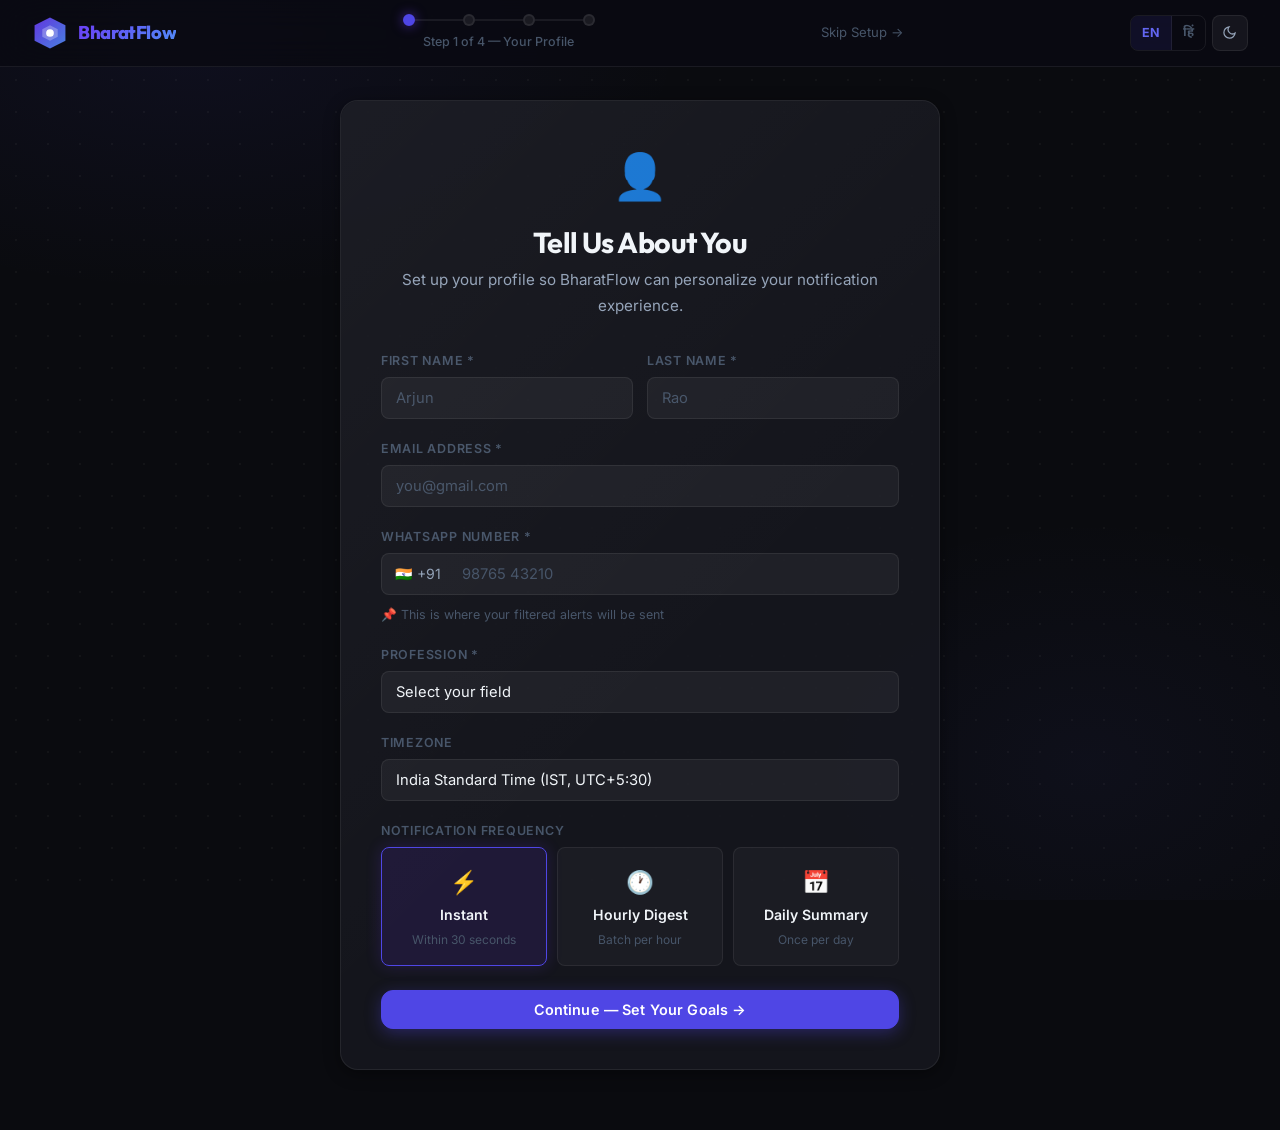
<file: Frontend/onboarding.html>
<!DOCTYPE html>
<html lang="en" data-theme="dark">
<head>
  <meta charset="UTF-8" />
  <meta name="viewport" content="width=device-width, initial-scale=1.0" />
  <title>BharatFlow — Set Up Your Profile & Goals</title>
  <meta name="description" content="Configure your BharatFlow profile, set notification goals and connect your email for smart WhatsApp delivery." />
  <link rel="stylesheet" href="style.css" />
  <link rel="stylesheet" href="onboarding.css" />
</head>
<body>
  <div class="bg-mesh"></div>

  <!-- Top Progress Bar -->
  <div class="onboard-topbar">
    <a href="index.html" class="nav-logo" style="text-decoration:none; display:flex; align-items:center; gap:10px">
      <div class="logo-mark">
        <svg width="36" height="36" viewBox="0 0 28 28" fill="none">
          <path d="M14 2L26 8V20L14 26L2 20V8L14 2Z" fill="url(#g-ob)" opacity="0.9"/>
          <path d="M14 8L20 11V17L14 20L8 17V11L14 8Z" fill="white" opacity="0.28"/>
          <circle cx="14" cy="14" r="3" fill="white"/>
          <defs><linearGradient id="g-ob" x1="2" y1="2" x2="26" y2="26" gradientUnits="userSpaceOnUse"><stop stop-color="#6C3BF5"/><stop offset="1" stop-color="#4F8EF7"/></linearGradient></defs>
        </svg>
      </div>
      <span class="logo-text">BharatFlow</span>
    </a>
    <div class="onboard-progress-wrap">
      <div class="onboard-steps-indicator">
        <div class="step-dot active" data-step="1" title="Profile"></div>
        <div class="step-line"></div>
        <div class="step-dot" data-step="2" title="Goals"></div>
        <div class="step-line"></div>
        <div class="step-dot" data-step="3" title="Filters"></div>
        <div class="step-line"></div>
        <div class="step-dot" data-step="4" title="Connect"></div>
      </div>
      <span class="onboard-step-label" id="step-label">Step 1 of 4 — Your Profile</span>
    </div>
    <span class="onboard-skip" onclick="skipOnboarding()" data-i18n="ob.skip">Skip Setup →</span>
    <div class="nav-controls" style="display:flex;align-items:center;gap:6px;">
      <div class="lang-btn" role="group">
        <button class="lang-opt active" id="lang-en" onclick="setLang('en')" aria-pressed="true">EN</button>
        <button class="lang-opt" id="lang-hi" onclick="setLang('hi')" aria-pressed="false">हिं</button>
      </div>
      <button class="theme-btn" id="theme-toggle" onclick="toggleTheme()" aria-label="Toggle theme">
        <svg id="icon-sun" width="15" height="15" viewBox="0 0 24 24" fill="none" stroke="currentColor" stroke-width="2" style="display:none"><circle cx="12" cy="12" r="5"/><line x1="12" y1="1" x2="12" y2="3"/><line x1="12" y1="21" x2="12" y2="23"/></svg>
        <svg id="icon-moon" width="15" height="15" viewBox="0 0 24 24" fill="none" stroke="currentColor" stroke-width="2"><path d="M21 12.79A9 9 0 1111.21 3 7 7 0 0021 12.79z"/></svg>
      </button>
    </div>
  </div>

  <main class="onboard-main">

    <!-- ===== STEP 1: Profile ===== -->
    <section class="onboard-step active" id="step-1">
      <div class="onboard-card glass-card animate-scale-in">
        <div class="onboard-card-header">
          <div class="step-emoji">👤</div>
          <h1>Tell Us About You</h1>
          <p>Set up your profile so BharatFlow can personalize your notification experience.</p>
        </div>

        <form class="onboard-form" id="form-step1" onsubmit="nextStep(event, 2)">
          <div class="form-row">
            <div class="form-group">
              <label class="form-label" for="p-fname">First Name *</label>
              <input class="form-input" type="text" id="p-fname" placeholder="Arjun" required />
            </div>
            <div class="form-group">
              <label class="form-label" for="p-lname">Last Name *</label>
              <input class="form-input" type="text" id="p-lname" placeholder="Rao" required />
            </div>
          </div>

          <div class="form-group">
            <label class="form-label" for="p-email">Email Address *</label>
            <input class="form-input" type="email" id="p-email" placeholder="you@gmail.com" required />
          </div>

          <div class="form-group">
            <label class="form-label" for="p-phone">WhatsApp Number *</label>
            <div class="input-wrap">
              <span class="input-prefix">🇮🇳 +91</span>
              <input class="form-input" type="tel" id="p-phone" placeholder="98765 43210"
                pattern="[0-9]{10}" maxlength="10" required style="padding-left:80px" />
            </div>
            <span style="font-size:0.78rem;color:var(--text-muted);margin-top:4px">
              📌 This is where your filtered alerts will be sent
            </span>
          </div>

          <div class="form-group">
            <label class="form-label" for="p-profession">Profession *</label>
            <select class="form-select" id="p-profession" required>
              <option value="" disabled selected>Select your field</option>
              <option value="software">Software / Tech</option>
              <option value="design">Design / UX</option>
              <option value="data">Data Science / ML / AI</option>
              <option value="product">Product Management</option>
              <option value="marketing">Marketing / Growth</option>
              <option value="finance">Finance / Accounting</option>
              <option value="entrepreneur">Entrepreneur / Founder</option>
              <option value="student">Student</option>
              <option value="other">Other</option>
            </select>
          </div>

          <div class="form-group">
            <label class="form-label" for="p-timezone">Timezone</label>
            <select class="form-select" id="p-timezone">
              <option value="IST" selected>India Standard Time (IST, UTC+5:30)</option>
              <option value="UTC">UTC</option>
              <option value="EST">Eastern (UTC-5)</option>
              <option value="PST">Pacific (UTC-8)</option>
            </select>
          </div>

          <div class="form-group">
            <label class="form-label">Notification Frequency</label>
            <div class="freq-options">
              <label class="freq-option" id="freq-instant">
                <input type="radio" name="frequency" value="instant" checked />
                <div class="freq-card">
                  <span class="freq-icon">⚡</span>
                  <span class="freq-name">Instant</span>
                  <span class="freq-desc">Within 30 seconds</span>
                </div>
              </label>
              <label class="freq-option" id="freq-digest">
                <input type="radio" name="frequency" value="hourly" />
                <div class="freq-card">
                  <span class="freq-icon">🕐</span>
                  <span class="freq-name">Hourly Digest</span>
                  <span class="freq-desc">Batch per hour</span>
                </div>
              </label>
              <label class="freq-option" id="freq-daily">
                <input type="radio" name="frequency" value="daily" />
                <div class="freq-card">
                  <span class="freq-icon">📅</span>
                  <span class="freq-name">Daily Summary</span>
                  <span class="freq-desc">Once per day</span>
                </div>
              </label>
            </div>
          </div>

          <div class="form-actions">
            <button class="btn btn-primary w-full" type="submit" style="justify-content:center">
              Continue — Set Your Goals →
            </button>
          </div>
        </form>
      </div>
    </section>

    <!-- ===== STEP 2: Goals ===== -->
    <section class="onboard-step" id="step-2">
      <div class="onboard-card glass-card animate-scale-in">
        <div class="onboard-card-header">
          <div class="step-emoji">🎯</div>
          <h1>What Are Your Goals?</h1>
          <p>Select what matters to you. BharatFlow will prioritize these notification types.</p>
        </div>

        <form class="onboard-form" id="form-step2" onsubmit="nextStep(event, 3)">
          <div class="goal-grid">
            <label class="goal-card glass-card" id="goal-jobs">
              <input type="checkbox" value="jobs" name="goals" />
              <div class="goal-content">
                <span class="goal-emoji">💼</span>
                <span class="goal-name">Job Alerts</span>
                <span class="goal-desc">New openings matching your skills</span>
              </div>
              <span class="goal-check">✓</span>
            </label>

            <label class="goal-card glass-card" id="goal-github">
              <input type="checkbox" value="github" name="goals" />
              <div class="goal-content">
                <span class="goal-emoji">🐙</span>
                <span class="goal-name">GitHub / Code</span>
                <span class="goal-desc">PRs, issues, and code reviews</span>
              </div>
              <span class="goal-check">✓</span>
            </label>

            <label class="goal-card glass-card" id="goal-ecommerce">
              <input type="checkbox" value="ecommerce" name="goals" />
              <div class="goal-content">
                <span class="goal-emoji">🛍️</span>
                <span class="goal-name">E-Commerce Prices</span>
                <span class="goal-desc">Track Amazon/Flipkart drops</span>
              </div>
              <span class="goal-check">✓</span>
            </label>

            <label class="goal-card glass-card" id="goal-insurance">
              <input type="checkbox" value="insurance" name="goals" />
              <div class="goal-content">
                <span class="goal-emoji">🏥</span>
                <span class="goal-name">Insurance & Health</span>
                <span class="goal-desc">Policy renewals & premium alerts</span>
              </div>
              <span class="goal-check">✓</span>
            </label>

            <label class="goal-card glass-card" id="goal-learning">
              <input type="checkbox" value="learning" name="goals" />
              <div class="goal-content">
                <span class="goal-emoji">🎓</span>
                <span class="goal-name">Learning & Courses</span>
                <span class="goal-desc">New courses & certifications</span>
              </div>
              <span class="goal-check">✓</span>
            </label>

            <label class="goal-card glass-card" id="goal-monitor">
              <input type="checkbox" value="monitor" name="goals" />
              <div class="goal-content">
                <span class="goal-emoji">🖥️</span>
                <span class="goal-name">Server Monitoring</span>
                <span class="goal-desc">DevOps alerts & uptime</span>
              </div>
              <span class="goal-check">✓</span>
            </label>
          </div>

          <div class="onboard-notice">
            <svg width="16" height="16" viewBox="0 0 24 24" fill="none" stroke="currentColor" stroke-width="2"><circle cx="12" cy="12" r="10"/><line x1="12" y1="8" x2="12" y2="12"/><line x1="12" y1="16" x2="12.01" y2="16"/></svg>
            Select at least one domain to continue.
          </div>

          <div class="form-actions">
            <button class="btn btn-ghost" type="button" onclick="prevStep(1)" style="flex-shrink:0">← Back</button>
            <button class="btn btn-primary" type="submit" id="btn-goals" style="flex:1; justify-content:center">
              Continue — Personalize AI →
            </button>
          </div>
        </form>
      </div>
    </section>

    <!-- ===== STEP 3: Google Activity Sync (AI Personalization) ===== -->
    <section class="onboard-step" id="step-3">
      <div class="onboard-card glass-card animate-scale-in">
        <div class="onboard-card-header">
          <div class="step-emoji">🧠</div>
          <h1>Personalize with AI</h1>
          <p>Sync your Google Search Activity to let BharatFlow automatically generate your filters and watchlists.</p>
        </div>

        <div class="onboard-form" id="form-step3">
          
          <div class="connect-option glass-card" id="google-sync-card" style="margin-bottom:24px">
            <div class="connect-option-left">
              <div class="connect-icon" style="background:rgba(66,133,244,0.15);border-color:rgba(66,133,244,0.3)">
                <svg width="24" height="24" viewBox="0 0 24 24"><path fill="#4285F4" d="M22.56 12.25c0-.78-.07-1.53-.2-2.25H12v4.26h5.92c-.26 1.37-1.04 2.53-2.21 3.31v2.77h3.57c2.08-1.92 3.28-4.74 3.28-8.09z"/><path fill="#34A853" d="M12 23c2.97 0 5.46-.98 7.28-2.66l-3.57-2.77c-.98.66-2.23 1.06-3.71 1.06-2.86 0-5.29-1.93-6.16-4.53H2.18v2.84C3.99 20.53 7.7 23 12 23z"/><path fill="#FBBC05" d="M5.84 14.09c-.22-.66-.35-1.36-.35-2.09s.13-1.43.35-2.09V7.07H2.18C1.43 8.55 1 10.22 1 12s.43 3.45 1.18 4.93l2.85-2.22.81-.62z"/><path fill="#EA4335" d="M12 5.38c1.62 0 3.06.56 4.21 1.64l3.15-3.15C17.45 2.09 14.97 1 12 1 7.7 1 3.99 3.47 2.18 7.07l3.66 2.84c.87-2.6 3.3-4.53 6.16-4.53z"/></svg>
              </div>
              <div>
                <div class="connect-name">Google Search & Activity</div>
                <div class="connect-desc">Allows AI to build your custom filters</div>
              </div>
            </div>
            <button class="btn btn-outline btn-sm" id="btn-sync" onclick="startAISync()">Sync Activity</button>
          </div>

          <!-- Progress Log (Hidden until sync starts) -->
          <div id="ai-sync-log" style="display:none; background:rgba(0,0,0,0.2); border-radius:8px; padding:16px; margin-bottom:24px">
            <h4 style="margin-bottom:12px; font-size:0.9rem; color:var(--text)">AI Analysis in Progress...</h4>
            <div class="progress-bar mb-12"><div class="progress-fill" id="sync-progress" style="width:0%; background:var(--accent2)"></div></div>
            <div id="sync-messages" style="font-size:0.8rem; color:var(--text-muted); font-family:monospace">
              <!-- Logs injected here -->
            </div>
          </div>

          <div class="form-actions">
            <button class="btn btn-ghost" type="button" onclick="prevStep(2)" style="flex-shrink:0">← Back</button>
            <button class="btn btn-primary" type="button" onclick="nextStep(null, 4)" id="btn-continue-3" style="flex:1;justify-content:center" disabled>
              Continue — Connect Gmail →
            </button>
          </div>
        </div>
      </div>
    </section>

    <!-- ===== STEP 4: Connect Gmail ===== -->
    <section class="onboard-step" id="step-4">
      <div class="onboard-card glass-card animate-scale-in">
        <div class="onboard-card-header">
          <div class="step-emoji">🔗</div>
          <h1>Connect Your Inbox</h1>
          <p>Link your Gmail account so BharatFlow can start monitoring and filtering in real-time.</p>
        </div>

        <div class="onboard-form">
          <!-- Gmail OAuth -->
          <div class="connect-option glass-card" id="gmail-connect-card">
            <div class="connect-option-left">
              <div class="connect-icon" style="background:rgba(234,67,53,0.15);border-color:rgba(234,67,53,0.3)">
                <svg width="28" height="28" viewBox="0 0 24 24"><path fill="#EA4335" d="M22.56 12.25c0-.78-.07-1.53-.2-2.25H12v4.26h5.92c-.26 1.37-1.04 2.53-2.21 3.31v2.77h3.57c2.08-1.92 3.28-4.74 3.28-8.09z"/><path fill="#34A853" d="M12 23c2.97 0 5.46-.98 7.28-2.66l-3.57-2.77c-.98.66-2.23 1.06-3.71 1.06-2.86 0-5.29-1.93-6.16-4.53H2.18v2.84C3.99 20.53 7.7 23 12 23z"/><path fill="#FBBC05" d="M5.84 14.09c-.22-.66-.35-1.36-.35-2.09s.13-1.43.35-2.09V7.07H2.18C1.43 8.55 1 10.22 1 12s.43 3.45 1.18 4.93l2.85-2.22.81-.62z"/><path fill="#EA4335" d="M12 5.38c1.62 0 3.06.56 4.21 1.64l3.15-3.15C17.45 2.09 14.97 1 12 1 7.7 1 3.99 3.47 2.18 7.07l3.66 2.84c.87-2.6 3.3-4.53 6.16-4.53z"/></svg>
              </div>
              <div>
                <div class="connect-name">Gmail / Google</div>
                <div class="connect-desc">OAuth2 — Read-only, fully secure</div>
              </div>
            </div>
            <button class="btn btn-outline btn-sm" id="btn-gmail" onclick="connectGmail()">Connect</button>
          </div>

          <div class="connect-option glass-card" style="opacity:0.5">
            <div class="connect-option-left">
              <div class="connect-icon" style="background:rgba(0,120,212,0.15);border-color:rgba(0,120,212,0.3)">
                <svg width="28" height="28" viewBox="0 0 24 24"><rect width="24" height="24" rx="4" fill="#0078D4"/><text x="12" y="17" text-anchor="middle" fill="white" font-size="11" font-weight="bold">Oa</text></svg>
              </div>
              <div>
                <div class="connect-name">Outlook / Office 365</div>
                <div class="connect-desc">Microsoft OAuth — Coming Soon</div>
              </div>
            </div>
            <span class="tag tag-primary">Soon</span>
          </div>

          <!-- Security Notice -->
          <div class="security-notice">
            <svg width="18" height="18" viewBox="0 0 24 24" fill="none" stroke="var(--accent2)" stroke-width="2"><path d="M12 22s8-4 8-10V5l-8-3-8 3v7c0 6 8 10 8 10z"/></svg>
            <div>
              <strong>Your security is our priority</strong><br/>
              We request only read-only access to your Gmail. We never store email bodies permanently — only metadata & extracted summaries.
            </div>
          </div>

          <!-- WhatsApp Test -->
          <div class="wa-test-section">
            <div class="form-group">
              <label class="form-label" for="wa-test-num">Test WhatsApp Delivery</label>
              <p style="font-size:0.82rem;color:var(--text-muted);margin-bottom:10px">
                Send a test message to verify your WhatsApp number before going live.
              </p>
              <div class="flex gap-8">
                <input class="form-input" type="tel" id="wa-test-num" placeholder="+91 98765 43210" style="flex:1" />
                <button class="btn btn-outline" type="button" onclick="sendWATest()" id="btn-wa-test" style="flex-shrink:0;white-space:nowrap">
                  <svg width="16" height="16" viewBox="0 0 24 24" fill="#25D366"><path d="M17.472 14.382c-.297-.149-1.758-.867-2.03-.967-.273-.099-.471-.148-.67.15-.197.297-.767.966-.94 1.164-.173.199-.347.223-.644.075-.297-.15-1.255-.463-2.39-1.475-.883-.788-1.48-1.761-1.653-2.059-.173-.297-.018-.458.13-.606.134-.133.298-.347.446-.52.149-.174.198-.298.298-.497.099-.198.05-.371-.025-.52-.075-.149-.669-1.612-.916-2.207-.242-.579-.487-.5-.669-.51-.173-.008-.371-.01-.57-.01-.198 0-.52.074-.792.372-.272.297-1.04 1.016-1.04 2.479 0 1.462 1.065 2.875 1.213 3.074.149.198 2.096 3.2 5.077 4.487.709.306 1.262.489 1.694.625.712.227 1.36.195 1.871.118.571-.085 1.758-.719 2.006-1.413.248-.694.248-1.289.173-1.413-.074-.124-.272-.198-.57-.347m-5.421 7.403h-.004a9.87 9.87 0 01-5.031-1.378l-.361-.214-3.741.982.998-3.648-.235-.374a9.86 9.86 0 01-1.51-5.26c.001-5.45 4.436-9.884 9.888-9.884 2.64 0 5.122 1.03 6.988 2.898a9.825 9.825 0 012.893 6.994c-.003 5.45-4.437 9.884-9.885 9.884m8.413-18.297A11.815 11.815 0 0012.05 0C5.495 0 .16 5.335.157 11.892c0 2.096.547 4.142 1.588 5.945L.057 24l6.305-1.654a11.882 11.882 0 005.683 1.448h.005c6.554 0 11.89-5.335 11.893-11.893a11.821 11.821 0 00-3.48-8.413Z"/></svg>
                  Send Test
                </button>
              </div>
            </div>
          </div>

          <div class="form-actions mt-24">
            <button class="btn btn-ghost" type="button" onclick="prevStep(3)" style="flex-shrink:0">← Back</button>
            <button class="btn btn-primary" type="button" onclick="completeOnboarding()" style="flex:1;justify-content:center" id="btn-finish">
              🚀 Launch My Dashboard →
            </button>
          </div>
        </div>
      </div>
    </section>

  </main>

  <!-- Toast Container -->
  <div id="toast-container"></div>
  <script src="script.js"></script>
  <script src="onboarding.js"></script>
</body>
</html>
</file>
<file: Frontend/style.css>
/* ============================================================
   BharatFlow — Global Design System v2
   Professional palette | Light & Dark Mode | Bilingual Ready
   ============================================================ */

@import url('https://fonts.googleapis.com/css2?family=Inter:wght@300;400;500;600;700;800&family=Outfit:wght@500;600;700;800&family=Noto+Sans+Devanagari:wght@400;500;600;700&display=swap');

/* ─────────────────────────────────────────
   DARK MODE (default)
───────────────────────────────────────── */
:root,
[data-theme="dark"] {
  --bg-primary:     #0A0B0F;
  --bg-secondary:   #111218;
  --bg-card:        rgba(22,23,30,0.95);
  --bg-card-hover:  rgba(28,29,39,0.98);
  --bg-input:       rgba(255,255,255,0.05);
  --bg-input-focus: rgba(79,70,229,0.08);

  --border:         rgba(255,255,255,0.07);
  --border-strong:  rgba(99,102,241,0.35);
  --border-focus:   rgba(99,102,241,0.6);

  --primary:        #4F46E5;
  --primary-light:  #6366F1;
  --primary-dark:   #3730A3;
  --primary-glow:   rgba(79,70,229,0.25);
  --primary-subtle: rgba(79,70,229,0.1);

  --green:          #10B981;
  --green-subtle:   rgba(16,185,129,0.12);
  --amber:          #F59E0B;
  --amber-subtle:   rgba(245,158,11,0.12);
  --red:            #EF4444;
  --red-subtle:     rgba(239,68,68,0.12);
  --blue:           #3B82F6;
  --blue-subtle:    rgba(59,130,246,0.12);

  --text-primary:   #F1F5F9;
  --text-secondary: #94A3B8;
  --text-muted:     #475569;
  --text-inverse:   #0F172A;

  --glass-bg:       rgba(16,17,24,0.82);
  --glass-blur:     saturate(180%) blur(20px);

  --grad-primary:   linear-gradient(135deg,#4F46E5,#6366F1);
  --grad-cta:       linear-gradient(135deg,#4F46E5 0%,#7C3AED 100%);
  --grad-green:     linear-gradient(135deg,#059669,#10B981);

  --shadow-sm:      0 1px 3px rgba(0,0,0,0.4), 0 1px 2px rgba(0,0,0,0.24);
  --shadow-md:      0 4px 16px rgba(0,0,0,0.4);
  --shadow-lg:      0 8px 32px rgba(0,0,0,0.5);
  --shadow-glow:    0 0 0 1px rgba(99,102,241,0.2), 0 8px 32px rgba(79,70,229,0.2);
  --shadow-btn:     0 4px 16px rgba(79,70,229,0.35);

  --radius-xs:  4px;
  --radius-sm:  8px;
  --radius-md:  12px;
  --radius-lg:  18px;
  --radius-xl:  28px;
  --radius-full: 9999px;

  --transition: all 0.2s cubic-bezier(0.4,0,0.2,1);
  --transition-spring: all 0.35s cubic-bezier(0.34,1.56,0.64,1);

  /* Scrollbar */
  color-scheme: dark;
}

/* ─────────────────────────────────────────
   LIGHT MODE
───────────────────────────────────────── */
[data-theme="light"] {
  --bg-primary:     #F8FAFC;
  --bg-secondary:   #FFFFFF;
  --bg-card:        #FFFFFF;
  --bg-card-hover:  #F8FAFC;
  --bg-input:       #F1F5F9;
  --bg-input-focus: rgba(79,70,229,0.05);

  --border:         #E2E8F0;
  --border-strong:  rgba(79,70,229,0.3);
  --border-focus:   rgba(79,70,229,0.5);

  --primary:        #4F46E5;
  --primary-light:  #6366F1;
  --primary-dark:   #3730A3;
  --primary-glow:   rgba(79,70,229,0.15);
  --primary-subtle: rgba(79,70,229,0.08);

  --green-subtle:   rgba(16,185,129,0.1);
  --amber-subtle:   rgba(245,158,11,0.1);
  --red-subtle:     rgba(239,68,68,0.08);
  --blue-subtle:    rgba(59,130,246,0.1);

  --text-primary:   #0F172A;
  --text-secondary: #475569;
  --text-muted:     #94A3B8;
  --text-inverse:   #F1F5F9;

  --glass-bg:       rgba(255,255,255,0.92);
  --glass-blur:     saturate(180%) blur(20px);

  --shadow-sm:      0 1px 3px rgba(0,0,0,0.08), 0 1px 2px rgba(0,0,0,0.04);
  --shadow-md:      0 4px 16px rgba(0,0,0,0.08);
  --shadow-lg:      0 8px 32px rgba(0,0,0,0.1);
  --shadow-glow:    0 0 0 1px rgba(99,102,241,0.15), 0 8px 24px rgba(79,70,229,0.12);
  --shadow-btn:     0 4px 12px rgba(79,70,229,0.25);

  color-scheme: light;
}

/* ─────────────────────────────────────────
   RESET & BASE
───────────────────────────────────────── */
*, *::before, *::after { box-sizing: border-box; margin: 0; padding: 0; }
html { scroll-behavior: smooth; font-size: 16px; }

body {
  font-family: 'Inter', 'Noto Sans Devanagari', sans-serif;
  background: var(--bg-primary);
  color: var(--text-primary);
  min-height: 100vh;
  overflow-x: hidden;
  line-height: 1.6;
  transition: background 0.3s ease, color 0.3s ease;
}

/* Hindi font fallback */
:lang(hi), [lang="hi"], .hi {
  font-family: 'Noto Sans Devanagari', 'Inter', sans-serif;
}

/* Scrollbar */
::-webkit-scrollbar { width: 5px; height: 5px; }
::-webkit-scrollbar-track { background: transparent; }
::-webkit-scrollbar-thumb { background: var(--border-strong); border-radius: var(--radius-full); }
::-webkit-scrollbar-thumb:hover { background: var(--primary-light); }

/* ─────────────────────────────────────────
   TYPOGRAPHY
───────────────────────────────────────── */
h1,h2,h3,h4 {
  font-family: 'Outfit','Noto Sans Devanagari',sans-serif;
  font-weight: 700; line-height: 1.2; color: var(--text-primary);
  letter-spacing: -0.02em;
}
h1 { font-size: clamp(2rem,5vw,3.5rem); }
h2 { font-size: clamp(1.5rem,3.5vw,2.4rem); }
h3 { font-size: clamp(1.1rem,2vw,1.4rem); }

p { color: var(--text-secondary); line-height: 1.7; }

a { color: var(--primary-light); text-decoration: none; transition: var(--transition); }
a:hover { color: var(--primary); }

/* ─────────────────────────────────────────
   BACKGROUND SUBTLE
───────────────────────────────────────── */
.bg-mesh {
  position: fixed; inset: 0; z-index: 0; pointer-events: none;
  overflow: hidden;
}
[data-theme="dark"] .bg-mesh::before {
  content: '';
  position: absolute; inset: 0;
  background:
    radial-gradient(ellipse 70% 50% at 15% 5%, rgba(79,70,229,0.07) 0%, transparent 55%),
    radial-gradient(ellipse 50% 50% at 85% 85%, rgba(99,102,241,0.05) 0%, transparent 55%),
    var(--bg-primary);
}
[data-theme="light"] .bg-mesh::before {
  content: '';
  position: absolute; inset: 0;
  background:
    radial-gradient(ellipse 60% 40% at 15% 5%, rgba(79,70,229,0.04) 0%, transparent 55%),
    radial-gradient(ellipse 40% 40% at 85% 85%, rgba(99,102,241,0.03) 0%, transparent 55%),
    var(--bg-primary);
}

/* Dot grid (subtle) */
[data-theme="dark"] .bg-mesh::after {
  content: '';
  position: absolute; inset: 0;
  background-image: radial-gradient(circle, rgba(255,255,255,0.035) 1px, transparent 1px);
  background-size: 32px 32px;
}

/* ─────────────────────────────────────────
   CARD / GLASS
───────────────────────────────────────── */
.glass-card {
  background: var(--bg-card);
  border: 1px solid var(--border);
  border-radius: var(--radius-lg);
  box-shadow: var(--shadow-md);
  transition: var(--transition);
  position: relative;
  overflow: hidden;
}
.glass-card::before {
  content: '';
  position: absolute; inset: 0;
  border-radius: inherit;
  pointer-events: none;
}
[data-theme="dark"] .glass-card::before {
  background: linear-gradient(135deg, rgba(255,255,255,0.03) 0%, transparent 60%);
}
.glass-card:hover {
  border-color: var(--border-strong);
  box-shadow: var(--shadow-glow);
  transform: translateY(-2px);
}

/* ─────────────────────────────────────────
   BUTTONS
───────────────────────────────────────── */
.btn {
  display: inline-flex; align-items: center; justify-content: center; gap: 7px;
  padding: 10px 24px;
  border-radius: var(--radius-md);
  font-family: 'Inter','Noto Sans Devanagari',sans-serif;
  font-weight: 600; font-size: 0.9rem;
  cursor: pointer; border: 1px solid transparent;
  transition: var(--transition);
  letter-spacing: 0.01em; white-space: nowrap;
  position: relative; overflow: hidden;
}
.btn::after {
  content: '';
  position: absolute; inset: 0;
  background: rgba(255,255,255,0);
  transition: background 0.2s ease;
}
.btn:hover::after { background: rgba(255,255,255,0.07); }

.btn-primary {
  background: var(--primary);
  color: #fff;
  border-color: var(--primary);
  box-shadow: var(--shadow-btn);
}
.btn-primary:hover {
  background: var(--primary-light);
  border-color: var(--primary-light);
  transform: translateY(-1px);
  box-shadow: 0 6px 20px rgba(79,70,229,0.4);
}
.btn-outline {
  background: transparent;
  color: var(--text-primary);
  border-color: var(--border);
}
.btn-outline:hover {
  border-color: var(--border-strong);
  background: var(--primary-subtle);
  color: var(--primary-light);
}
.btn-ghost {
  background: transparent; border-color: transparent;
  color: var(--text-secondary);
}
.btn-ghost:hover {
  background: var(--bg-input);
  color: var(--text-primary);
  border-color: transparent;
}

.btn:disabled { opacity: 0.45; cursor: not-allowed; transform: none !important; box-shadow: none !important; }
.btn-lg { padding: 13px 32px; font-size: 0.97rem; border-radius: var(--radius-md); }
.btn-sm { padding: 7px 16px; font-size: 0.82rem; border-radius: var(--radius-sm); }
.btn-icon { padding: 8px; border-radius: var(--radius-sm); }

/* ─────────────────────────────────────────
   FORMS
───────────────────────────────────────── */
.form-group { display: flex; flex-direction: column; gap: 6px; }
.form-label {
  font-size: 0.78rem; font-weight: 600; letter-spacing: 0.06em;
  text-transform: uppercase; color: var(--text-muted);
}
.form-input, .form-select, .form-textarea {
  width: 100%; padding: 11px 14px;
  background: var(--bg-input);
  border: 1px solid var(--border);
  border-radius: var(--radius-sm);
  color: var(--text-primary);
  font-family: 'Inter','Noto Sans Devanagari',sans-serif; font-size: 0.92rem;
  transition: var(--transition); outline: none;
  -webkit-appearance: none; appearance: none;
}
.form-input:focus, .form-select:focus, .form-textarea:focus {
  border-color: var(--primary-light);
  background: var(--bg-input-focus);
  box-shadow: 0 0 0 3px var(--primary-subtle);
}
.form-input::placeholder { color: var(--text-muted); }
.form-textarea { resize: vertical; min-height: 96px; }
.form-select option { background: var(--bg-secondary); color: var(--text-primary); }

/* ─────────────────────────────────────────
   TAGS / CHIPS
───────────────────────────────────────── */
.tag {
  display: inline-flex; align-items: center; gap: 5px;
  padding: 3px 10px; border-radius: var(--radius-full);
  font-size: 0.75rem; font-weight: 600;
  border: 1px solid transparent; transition: var(--transition);
}
.tag-primary { background: var(--primary-subtle); color: var(--primary-light); border-color: var(--border-strong); }
.tag-green   { background: var(--green-subtle); color: var(--green); border-color: rgba(16,185,129,0.25); }
.tag-amber   { background: var(--amber-subtle); color: var(--amber); border-color: rgba(245,158,11,0.25); }
.tag-red     { background: var(--red-subtle); color: var(--red); border-color: rgba(239,68,68,0.2); }
.tag-blue    { background: var(--blue-subtle); color: var(--blue); border-color: rgba(59,130,246,0.2); }
.tag-remove  { cursor: pointer; opacity: 0.6; margin-left: 2px; }
.tag-remove:hover { opacity: 1; color: var(--red); }

/* ─────────────────────────────────────────
   BADGE
───────────────────────────────────────── */
.badge {
  display: inline-flex; align-items: center; justify-content: center;
  min-width: 19px; height: 19px; padding: 0 5px;
  border-radius: var(--radius-full); font-size: 0.68rem; font-weight: 700;
}
.badge-primary { background: var(--primary); color: #fff; }
.badge-green   { background: var(--green); color: #fff; }
.badge-amber   { background: var(--amber); color: #0F172A; }

/* ─────────────────────────────────────────
   STATUS DOT
───────────────────────────────────────── */
.status-dot {
  width: 7px; height: 7px; border-radius: 50%;
  display: inline-block; flex-shrink: 0;
}
.status-dot.active {
  background: var(--green);
  box-shadow: 0 0 0 0 rgba(16,185,129,0.4);
  animation: pulse-dot 2.5s ease infinite;
}
.status-dot.inactive { background: var(--text-muted); }
.status-dot.warning  { background: var(--amber); }

/* ─────────────────────────────────────────
   DIVIDER
───────────────────────────────────────── */
.divider {
  display: flex; align-items: center; gap: 12px;
  color: var(--text-muted); font-size: 0.8rem;
}
.divider::before, .divider::after {
  content: ''; flex: 1; height: 1px; background: var(--border);
}

/* ─────────────────────────────────────────
   PROGRESS BAR
───────────────────────────────────────── */
.progress-bar {
  height: 4px; background: var(--border); border-radius: var(--radius-full); overflow: hidden;
}
.progress-fill {
  height: 100%; background: var(--grad-primary); border-radius: var(--radius-full);
  transition: width 0.5s ease;
}

/* ─────────────────────────────────────────
   TOGGLE SWITCH
───────────────────────────────────────── */
.toggle-wrap  { display: flex; align-items: center; gap: 10px; cursor: pointer; user-select: none; }
.toggle-input { display: none; }
.toggle {
  width: 40px; height: 22px; background: var(--border); border-radius: var(--radius-full);
  position: relative; transition: var(--transition); flex-shrink: 0;
  border: 1px solid var(--border);
}
.toggle::after {
  content: ''; position: absolute; top: 2px; left: 2px;
  width: 16px; height: 16px; border-radius: 50%; background: var(--text-muted);
  transition: var(--transition);
}
.toggle-input:checked ~ .toggle,
.toggle.active {
  background: var(--primary); border-color: var(--primary);
}
.toggle-input:checked ~ .toggle::after,
.toggle.active::after {
  transform: translateX(18px); background: #fff;
}

/* ─────────────────────────────────────────
   THEME + LANG CONTROL BUTTONS
───────────────────────────────────────── */
.theme-btn {
  width: 36px; height: 36px; border-radius: var(--radius-sm);
  background: var(--bg-input); border: 1px solid var(--border);
  color: var(--text-secondary); cursor: pointer;
  display: flex; align-items: center; justify-content: center;
  transition: var(--transition); flex-shrink: 0;
}
.theme-btn:hover { border-color: var(--border-strong); color: var(--text-primary); background: var(--bg-card-hover); }

.lang-btn {
  display: flex; align-items: center; gap: 0;
  border-radius: var(--radius-sm); overflow: hidden;
  border: 1px solid var(--border); height: 36px;
}
.lang-opt {
  padding: 0 11px; height: 100%;
  font-size: 0.78rem; font-weight: 700; cursor: pointer;
  background: transparent; border: none;
  color: var(--text-muted); transition: var(--transition);
  font-family: 'Inter','Noto Sans Devanagari',sans-serif;
  display: flex; align-items: center;
}
.lang-opt:first-child { border-right: 1px solid var(--border); }
.lang-opt.active {
  background: var(--primary-subtle); color: var(--primary-light);
}
.lang-opt:hover:not(.active) { background: var(--bg-input); color: var(--text-primary); }

/* ─────────────────────────────────────────
   TOAST
───────────────────────────────────────── */
#toast-container {
  position: fixed; top: 20px; right: 20px; z-index: 9999;
  display: flex; flex-direction: column; gap: 8px;
  pointer-events: none;
}
.toast {
  display: flex; align-items: center; gap: 10px;
  padding: 12px 16px; border-radius: var(--radius-md);
  background: var(--bg-card);
  border: 1px solid var(--border);
  color: var(--text-primary); font-size: 0.87rem; font-weight: 500;
  min-width: 280px; max-width: 360px;
  box-shadow: var(--shadow-lg);
  animation: toast-slide 0.35s cubic-bezier(0.34,1.56,0.64,1) forwards;
  pointer-events: all;
}
.toast.success { border-color: rgba(16,185,129,0.35); }
.toast.error   { border-color: rgba(239,68,68,0.35); }
.toast.warning { border-color: rgba(245,158,11,0.35); }
.toast.info    { border-color: var(--border-strong); }

/* ─────────────────────────────────────────
   SPINNER
───────────────────────────────────────── */
.spinner {
  width: 16px; height: 16px; border-radius: 50%;
  border: 2px solid rgba(255,255,255,0.25);
  border-top-color: currentColor;
  animation: spin 0.7s linear infinite; display: inline-block;
}

/* ─────────────────────────────────────────
   ANIMATIONS
───────────────────────────────────────── */
@keyframes spin         { to { transform: rotate(360deg); } }
@keyframes fade-up      { from { opacity:0; transform:translateY(16px); } to { opacity:1; transform:translateY(0); } }
@keyframes fade-in      { from { opacity:0; } to { opacity:1; } }
@keyframes scale-in     { from { opacity:0; transform:scale(0.95); } to { opacity:1; transform:scale(1); } }
@keyframes float        { 0%,100%{transform:translateY(0)} 50%{transform:translateY(-8px)} }
@keyframes pulse-dot    { 0%,100%{box-shadow:0 0 0 0 rgba(16,185,129,0.4)} 60%{box-shadow:0 0 0 5px transparent} }
@keyframes toast-slide  { from{opacity:0;transform:translateX(20px)} to{opacity:1;transform:translateX(0)} }
@keyframes shimmer      { 0%{background-position:-200% center} 100%{background-position:200% center} }

/* Entrance animations */
.animate-up    { animation: fade-up 0.5s ease both; }
.animate-in    { animation: fade-in 0.4s ease both; }
.animate-scale { animation: scale-in 0.35s cubic-bezier(0.34,1.56,0.64,1) both; }
.animate-float { animation: float 5s ease-in-out infinite; }

/* Staggered */
.stagger > * { opacity: 0; animation: fade-up 0.5s ease forwards; }
.stagger > *:nth-child(1){animation-delay:.04s}
.stagger > *:nth-child(2){animation-delay:.1s}
.stagger > *:nth-child(3){animation-delay:.16s}
.stagger > *:nth-child(4){animation-delay:.22s}
.stagger > *:nth-child(5){animation-delay:.28s}
.stagger > *:nth-child(6){animation-delay:.34s}

/* ─────────────────────────────────────────
   UTILITY
───────────────────────────────────────── */
.container { max-width: 1180px; margin: 0 auto; padding: 0 24px; }
.flex      { display: flex; }
.items-center { align-items: center; }
.justify-between { justify-content: space-between; }
.justify-center  { justify-content: center; }
.gap-6  { gap: 6px; }
.gap-8  { gap: 8px; }
.gap-12 { gap: 12px; }
.gap-16 { gap: 16px; }
.gap-24 { gap: 24px; }
.text-center { text-align: center; }
.w-full { width: 100%; }
.mt-8  { margin-top: 8px; }
.mt-12 { margin-top: 12px; }
.mt-16 { margin-top: 16px; }
.mt-24 { margin-top: 24px; }
.mb-8  { margin-bottom: 8px; }
.text-gradient {
  background: var(--grad-primary);
  -webkit-background-clip: text; background-clip: text;
  -webkit-text-fill-color: transparent;
}
.text-muted { color: var(--text-muted) !important; }
.text-green { color: var(--green) !important; }
.text-red   { color: var(--red) !important; }
.text-amber { color: var(--amber) !important; }

/* ─────────────────────────────────────────
   SECTION EYEBROW
───────────────────────────────────────── */
.eyebrow {
  display: inline-flex; align-items: center; gap: 6px;
  font-size: 0.72rem; font-weight: 700; letter-spacing: 0.1em;
  text-transform: uppercase; color: var(--primary-light);
  background: var(--primary-subtle); padding: 4px 12px;
  border-radius: var(--radius-full); border: 1px solid var(--border-strong);
  margin-bottom: 14px;
}
.section-header { margin-bottom: 52px; }
.section-header h2 { margin-bottom: 12px; }
.section-header p  { max-width: 500px; }
.section-header.center { text-align: center; }
.section-header.center p { margin: 0 auto; }

/* ─────────────────────────────────────────
   LOGO
───────────────────────────────────────── */
.nav-logo {
  display: flex; align-items: center; gap: 9px; text-decoration: none;
}
.logo-mark {
  width: 36px; height: 36px; border-radius: var(--radius-sm);
  background: transparent;
  display: flex; align-items: center; justify-content: center;
  flex-shrink: 0;
}
.logo-mark svg { width: 36px; height: 36px; }
.logo-text {
  font-family: 'Outfit',sans-serif; font-weight: 800; font-size: 1.15rem;
  background: linear-gradient(135deg,#6C3BF5,#4F8EF7);
  -webkit-background-clip: text; background-clip: text;
  -webkit-text-fill-color: transparent;
  letter-spacing: -0.02em;
}

/* ─────────────────────────────────────────
   RESPONSIVE
───────────────────────────────────────── */
@media (max-width: 768px) {
  .container { padding: 0 16px; }
  .hide-mobile { display: none !important; }
}
@media (max-width: 480px) {
  .btn-lg { padding: 12px 24px; }
}
</file>
<file: Frontend/index.css>
/* ============================================================
   BharatFlow — index.css v2  (Landing + Login)
   ============================================================ */

/* ─── NAVBAR ─── */
.navbar {
  position: fixed; top: 0; left: 0; right: 0; z-index: 100;
  padding: 0;
  height: 60px;
  background: var(--glass-bg);
  backdrop-filter: var(--glass-blur);
  -webkit-backdrop-filter: var(--glass-blur);
  border-bottom: 1px solid var(--border);
  transition: box-shadow 0.3s ease, background 0.3s ease;
}
.navbar.scrolled {
  box-shadow: var(--shadow-md);
}
.navbar .container {
  height: 100%; display: flex; align-items: center; justify-content: space-between;
}
.nav-links { display: flex; align-items: center; gap: 4px; }
.nav-links a {
  padding: 6px 12px; border-radius: var(--radius-sm);
  color: var(--text-secondary); font-size: 0.88rem; font-weight: 500;
  transition: var(--transition);
}
.nav-links a:hover { color: var(--text-primary); background: var(--bg-input); }
.nav-actions { display: flex; align-items: center; gap: 8px; }
.nav-controls { display: flex; align-items: center; gap: 6px; }

/* ─── HERO ─── */
.hero {
  min-height: 100vh; padding: 110px 0 80px;
  display: flex; align-items: center;
  position: relative; z-index: 1;
}
.hero .container {
  display: grid; grid-template-columns: 1fr 1fr;
  gap: 64px; align-items: center;
}
@media (max-width: 900px) {
  .hero .container { grid-template-columns: 1fr; gap: 48px; }
  .hero-content { text-align: center; }
  .hero-cta, .hero-stats { justify-content: center; }
  .hero-visual { display: none; }
}

.hero-eyebrow {
  display: inline-flex; align-items: center; gap: 7px;
  padding: 5px 14px; border-radius: var(--radius-full);
  background: var(--green-subtle); border: 1px solid rgba(16,185,129,0.2);
  font-size: 0.78rem; color: var(--green); font-weight: 600;
  margin-bottom: 22px; letter-spacing: 0.01em;
}
.hero-title {
  font-size: clamp(2rem,4.5vw,3.4rem); margin-bottom: 18px;
  line-height: 1.12; letter-spacing: -0.03em;
}
.hero-title .line2 {
  display: inline-block;
  background: var(--grad-primary);
  -webkit-background-clip: text; background-clip: text;
  -webkit-text-fill-color: transparent;
  padding-bottom: 2px;
}
.hero-subtitle {
  font-size: 1.02rem; line-height: 1.72; margin-bottom: 32px;
  max-width: 500px; color: var(--text-secondary);
}
.hero-cta { display: flex; gap: 10px; flex-wrap: wrap; margin-bottom: 36px; }

.hero-stats { display: flex; align-items: center; gap: 24px; }
.stat-item  { text-align: left; }
.stat-value {
  display: block; font-family: 'Outfit',sans-serif; font-weight: 800;
  font-size: 1.5rem; color: var(--text-primary); letter-spacing: -0.03em;
}
.stat-label { font-size: 0.75rem; color: var(--text-muted); margin-top: 1px; }
.stat-divider { width: 1px; height: 32px; background: var(--border); }

/* ─── HERO PREVIEW CARD ─── */
.hero-preview {
  border-radius: var(--radius-lg); overflow: hidden;
  max-width: 400px; margin-left: auto;
}
.preview-header {
  display: flex; align-items: center; gap: 8px;
  padding: 12px 16px; border-bottom: 1px solid var(--border);
  background: var(--bg-card);
}
.preview-dots { display: flex; gap: 5px; }
.preview-dots span {
  width: 9px; height: 9px; border-radius: 50%;
}
.preview-dots span:nth-child(1){background:#EF4444}
.preview-dots span:nth-child(2){background:#F59E0B}
.preview-dots span:nth-child(3){background:#10B981}
.preview-title {
  flex: 1; text-align: center; font-size: 0.82rem;
  font-weight: 600; color: var(--text-secondary);
}
.preview-live {
  display: flex; align-items: center; gap: 5px;
  font-size: 0.72rem; color: var(--green); font-weight: 600;
}
.preview-items { padding: 10px; display: flex; flex-direction: column; gap: 6px; }
.preview-item {
  display: flex; align-items: center; gap: 10px;
  padding: 10px; border-radius: var(--radius-sm);
  background: var(--bg-input); border: 1px solid var(--border);
  transition: var(--transition);
}
.p-icon {
  width: 32px; height: 32px; border-radius: 7px; flex-shrink: 0;
  display: flex; align-items: center; justify-content: center; font-size: 0.9rem;
}
.p-body { flex: 1; min-width: 0; }
.p-title { font-size: 0.8rem; font-weight: 600; white-space: nowrap; overflow: hidden; text-overflow: ellipsis; }
.p-meta  { font-size: 0.7rem; color: var(--text-muted); margin-top: 2px; }
.preview-item.filtered { opacity: 0.45; }
.preview-footer {
  display: flex; align-items: center; justify-content: space-between;
  padding: 10px 16px; border-top: 1px solid var(--border);
  font-size: 0.78rem; color: var(--text-muted);
}
.wa-pill { display: flex; align-items: center; gap: 5px; }

/* ─── SECTIONS ─── */
.section { padding: 96px 0; position: relative; z-index: 1; }

/* ─── FEATURES ─── */
.features-grid {
  display: grid; grid-template-columns: repeat(3,1fr); gap: 16px;
}
@media(max-width:900px){.features-grid{grid-template-columns:repeat(2,1fr)}}
@media(max-width:560px){.features-grid{grid-template-columns:1fr}}

.feature-card { padding: 26px 24px; }
.feature-icon {
  width: 44px; height: 44px; border-radius: var(--radius-sm);
  display: flex; align-items: center; justify-content: center;
  margin-bottom: 18px; flex-shrink: 0;
}
.feature-card h3 { font-size: 1rem; margin-bottom: 8px; }
.feature-card p  { font-size: 0.87rem; line-height: 1.65; margin-bottom: 14px; }
.feature-tags    { display: flex; gap: 5px; flex-wrap: wrap; }

/* ─── STEPS ─── */
.steps-row {
  display: flex; align-items: center; gap: 0;
  position: relative;
}
.steps-row::before {
  content: '';
  position: absolute; top: 28px; left: calc(100%/6);
  right: calc(100%/6); height: 1px;
  background: linear-gradient(90deg, transparent, var(--border) 20%, var(--border) 80%, transparent);
}
.step-item { flex: 1; text-align: center; padding: 0 16px; position: relative; z-index: 1; }
.step-num {
  width: 52px; height: 52px; border-radius: 50%; margin: 0 auto 16px;
  background: var(--bg-card); border: 2px solid var(--border-strong);
  display: flex; align-items: center; justify-content: center;
  font-family: 'Outfit',sans-serif; font-weight: 800; font-size: 1.1rem;
  color: var(--primary-light);
}
.step-emoji { font-size: 1.5rem; margin-bottom: 12px; display: block; }
.step-item h3 { font-size: 0.98rem; margin-bottom: 8px; }
.step-item p  { font-size: 0.84rem; line-height: 1.6; }
@media(max-width:700px){
  .steps-row { flex-direction: column; gap: 32px; }
  .steps-row::before { display: none; }
}

/* ─── TESTIMONIALS ─── */
.testi-grid {
  display: grid; grid-template-columns: repeat(3,1fr); gap: 16px;
}
@media(max-width:900px){.testi-grid{grid-template-columns:repeat(2,1fr)}}
@media(max-width:560px){.testi-grid{grid-template-columns:1fr}}
.testi-card { padding: 24px; }
.testi-stars { color: var(--amber); margin-bottom: 12px; letter-spacing: 2px; font-size: 0.9rem; }
.testi-text  { font-size: 0.88rem; line-height: 1.72; color: var(--text-secondary); margin-bottom: 20px; }
.testi-author { display: flex; align-items: center; gap: 10px; }
.testi-avatar {
  width: 36px; height: 36px; border-radius: 50%; flex-shrink: 0;
  display: flex; align-items: center; justify-content: center;
  font-weight: 700; font-size: 0.8rem; color: #fff;
}
.testi-name { font-size: 0.87rem; font-weight: 600; }
.testi-role { font-size: 0.75rem; color: var(--text-muted); }

/* ─── CTA BANNER ─── */
.cta-section { padding: 96px 0; position: relative; z-index: 1; }
.cta-box {
  padding: 64px 48px; text-align: center;
  background: linear-gradient(135deg, rgba(79,70,229,0.08) 0%, rgba(99,102,241,0.04) 100%);
  border-color: var(--border-strong);
}
.cta-box h2 { margin-bottom: 12px; }
.cta-box p  { max-width: 460px; margin: 0 auto; font-size: 1rem; }
@media(max-width:600px){ .cta-box { padding: 40px 24px; } }

/* ─── FOOTER ─── */
.footer {
  padding: 36px 0; border-top: 1px solid var(--border);
  position: relative; z-index: 1;
}
.footer-inner {
  display: flex; align-items: center; justify-content: space-between;
  gap: 16px; flex-wrap: wrap;
}
.footer-left p { font-size: 0.82rem; margin-top: 6px; }
.footer-links  { display: flex; gap: 20px; }
.footer-links a { font-size: 0.82rem; color: var(--text-muted); }
.footer-links a:hover { color: var(--text-primary); }

/* ─── AUTH MODAL ─── */
.modal-backdrop {
  position: fixed; inset: 0; z-index: 200;
  background: rgba(0,0,0,0.6);
  backdrop-filter: blur(8px); -webkit-backdrop-filter: blur(8px);
  display: none; opacity: 0; transition: opacity 0.25s ease;
}
.modal-backdrop.open { display: block; opacity: 1; }

.auth-modal {
  position: fixed; z-index: 201;
  top: 50%; left: 50%;
  transform: translate(-50%,-50%) scale(0.94);
  width: min(460px, 94vw);
  max-height: 90vh; overflow-y: auto;
  padding: 32px;
  display: none; opacity: 0;
  transition: opacity 0.25s ease, transform 0.35s cubic-bezier(0.34,1.56,0.64,1);
}
.auth-modal.open {
  display: block; opacity: 1; transform: translate(-50%,-50%) scale(1);
}
.modal-close {
  position: absolute; top: 14px; right: 14px;
  width: 30px; height: 30px; border-radius: var(--radius-sm);
  background: var(--bg-input); border: 1px solid var(--border);
  color: var(--text-muted); cursor: pointer; font-size: 0.82rem;
  display: flex; align-items: center; justify-content: center; transition: var(--transition);
}
.modal-close:hover { color: var(--red); border-color: rgba(239,68,68,0.3); background: var(--red-subtle); }

/* Modal tabs */
.modal-tabs {
  display: flex; background: var(--bg-input); border-radius: var(--radius-sm); padding: 3px; margin-bottom: 24px;
}
.modal-tab {
  flex: 1; padding: 8px; border: none; border-radius: 6px;
  background: transparent; color: var(--text-muted);
  font-family: 'Inter','Noto Sans Devanagari',sans-serif; font-weight: 600; font-size: 0.87rem;
  cursor: pointer; transition: var(--transition);
}
.modal-tab.active {
  background: var(--bg-card); color: var(--text-primary);
  box-shadow: var(--shadow-sm);
}

/* Auth form */
.auth-form { display: flex; flex-direction: column; gap: 14px; }
.modal-title    { font-size: 1.4rem; margin-bottom: 3px; }
.modal-subtitle { font-size: 0.85rem; color: var(--text-muted); margin-bottom: 4px; }
.form-row { display: grid; grid-template-columns: 1fr 1fr; gap: 10px; }
@media(max-width:400px){ .form-row { grid-template-columns: 1fr; } }

.forgot-link {
  float: right; font-size: 0.79rem; color: var(--primary-light);
  text-transform: none; letter-spacing: 0; font-weight: 500;
}

/* Input addon */
.input-group { position: relative; }
.input-suffix, .input-prefix-text {
  position: absolute; top: 50%; transform: translateY(-50%);
  display: flex; align-items: center;
}
.input-suffix { right: 12px; }
.input-prefix-text { left: 14px; font-size: 0.85rem; color: var(--text-muted); font-weight: 600; z-index: 1; }
.eye-btn {
  background: none; border: none; color: var(--text-muted); cursor: pointer;
  padding: 2px; transition: var(--transition); display: flex;
}
.eye-btn:hover { color: var(--text-primary); }

/* Password strength */
.pwd-strength { display: none; }
.pwd-strength.show { display: block; }
.pwd-label { font-size: 0.75rem; margin-top: 4px; display: block; }

/* Google button */
.btn-google {
  background: var(--bg-input); border-color: var(--border); color: var(--text-primary);
  font-weight: 500;
}
.btn-google:hover { border-color: var(--border-strong); background: var(--bg-card-hover); }

/* Terms */
.terms-row {
  display: flex; align-items: flex-start; gap: 10px; padding: 6px 0;
}
.terms-row input[type="checkbox"] {
  width: 15px; height: 15px; border-radius: 3px; accent-color: var(--primary);
  flex-shrink: 0; margin-top: 2px; cursor: pointer;
}
.terms-row label { font-size: 0.82rem; color: var(--text-secondary); cursor: pointer; }
</file>
<file: Frontend/dashboard.css>
/* ============================================================
   BharatFlow — dashboard.css
   ============================================================ */

/* ---------- LIGHT MODE OVERRIDES ---------- */
[data-theme="light"] .sidebar {
  background: var(--bg-card);
}
[data-theme="light"] .nav-item.active {
  background: var(--primary-subtle);
}
[data-theme="light"] .stat-card,
[data-theme="light"] .overview-feed,
[data-theme="light"] .overview-filters-quick,
[data-theme="light"] .wa-delivery-card,
[data-theme="light"] .filter-card,
[data-theme="light"] .analytics-card,
[data-theme="light"] .settings-card,
[data-theme="light"] .filter-controls {
  box-shadow: var(--shadow-sm);
}
[data-theme="light"] .feed-item,
[data-theme="light"] .qfilter-item,
[data-theme="light"] .feed-full-item {
  background: var(--bg-input);
}
[data-theme="light"] .bar {
  opacity: 0.75;
}
[data-theme="light"] .connection-status {
  background: rgba(16,185,129,0.06);
}
[data-theme="light"] .danger-zone {
  border-color: rgba(239,68,68,0.15);
}
[data-theme="light"] .modal {
  box-shadow: var(--shadow-lg);
}

/* ---------- LAYOUT ---------- */
body { display: flex; }

.sidebar {
  width: 240px; min-height: 100vh; flex-shrink: 0;
  display: flex; flex-direction: column;
  border-radius: 0; border-left: none; border-top: none; border-bottom: none;
  border-right: 1px solid var(--border);
  position: fixed; top: 0; left: 0; bottom: 0; z-index: 50;
  overflow-y: auto;
  transition: transform 0.3s ease;
}
.main-content {
  flex: 1;
  margin-left: 240px;
  min-height: 100vh;
  padding: 0 32px 60px;
  position: relative; z-index: 1;
}
@media (max-width: 900px) {
  .sidebar { transform: translateX(-100%); width: 260px; }
  .sidebar.open { transform: translateX(0); box-shadow: 4px 0 40px rgba(0,0,0,0.6); }
  .main-content { margin-left: 0; padding: 0 20px 60px; }
  .hamburger { display: flex; }
}
@media (min-width: 901px) {
  .hamburger { display: none; }
  .sidebar-overlay { display: none !important; }
}

/* ---------- HAMBURGER ---------- */
.hamburger {
  position: fixed; top: 18px; left: 18px; z-index: 60;
  width: 40px; height: 40px; border-radius: var(--radius-sm);
  background: var(--glass-bg); border: 1px solid var(--border);
  backdrop-filter: blur(12px); color: var(--text-primary);
  cursor: pointer; align-items: center; justify-content: center;
}
.sidebar-overlay {
  position: fixed; inset: 0; z-index: 49;
  background: rgba(0,0,0,0.6); display: none;
}
.sidebar-overlay.open { display: block; }

/* ---------- SIDEBAR INNER ---------- */
.sidebar-logo {
  padding: 24px 20px 16px;
  border-bottom: 1px solid var(--border);
}
.sidebar-nav {
  flex: 1; padding: 16px 12px; display: flex; flex-direction: column; gap: 4px;
}
.nav-item {
  display: flex; align-items: center; gap: 10px;
  padding: 10px 12px; border-radius: var(--radius-sm);
  color: var(--text-muted); font-size: 0.9rem; font-weight: 500;
  text-decoration: none; transition: var(--transition);
}
.nav-item:hover {
  background: rgba(255,255,255,0.05); color: var(--text-primary);
}
.nav-item.active {
  background: rgba(108,59,245,0.15); color: var(--primary-light);
  border: 1px solid rgba(108,59,245,0.2);
}
.nav-item svg { flex-shrink: 0; }

.sidebar-footer {
  padding: 16px; border-top: 1px solid var(--border);
}
.user-avatar-wrap { display: flex; align-items: center; gap: 10px; }
.user-avatar {
  width: 36px; height: 36px; border-radius: 50%; flex-shrink: 0;
  background: var(--grad-primary);
  display: flex; align-items: center; justify-content: center;
  font-weight: 700; font-size: 0.85rem; color: #fff;
}
.user-name  { font-size: 0.88rem; font-weight: 600; display: block; color: var(--text-primary); }
.user-email { font-size: 0.72rem; color: var(--text-muted); display: block; }
.user-info  { flex: 1; min-width: 0; overflow: hidden; }

/* ---------- DASH HEADER ---------- */
.dash-header {
  display: flex; align-items: center; justify-content: space-between;
  padding: 28px 0 20px; margin-bottom: 24px;
  border-bottom: 1px solid var(--border);
  flex-wrap: wrap; gap: 14px;
}
.dash-greeting { font-size: 1.6rem; }
.dash-header-actions { display: flex; align-items: center; gap: 8px; flex-wrap: wrap; }
.dash-header-controls { display: flex; align-items: center; gap: 6px; }
.system-status {
  display: flex; align-items: center; gap: 6px;
  padding: 6px 14px; border-radius: 99px;
  background: rgba(6,214,160,0.08); border: 1px solid rgba(6,214,160,0.2);
  font-size: 0.8rem; color: var(--accent2); font-weight: 600;
}
.system-status.paused {
  background: rgba(255,183,3,0.08); border-color: rgba(255,183,3,0.25);
  color: var(--warning);
}

/* ---------- SECTIONS ---------- */
.dash-section { display: none; }
.dash-section.active { display: block; animation: fade-up 0.4s ease; }
.section-title-row {
  display: flex; align-items: flex-start; justify-content: space-between;
  margin-bottom: 24px; flex-wrap: wrap; gap: 12px;
}
.section-title-row h2 { font-size: 1.5rem; }

/* ---------- STATS ROW ---------- */
.stats-row {
  display: grid; grid-template-columns: repeat(4,1fr);
  gap: 16px; margin-bottom: 24px;
}
@media (max-width: 1100px) { .stats-row { grid-template-columns: repeat(2,1fr); } }
@media (max-width: 540px)  { .stats-row { grid-template-columns: 1fr; } }

.stat-card {
  display: flex; align-items: center; gap: 14px;
  padding: 18px 20px;
}
.stat-card-icon {
  width: 44px; height: 44px; border-radius: var(--radius-sm);
  display: flex; align-items: center; justify-content: center; flex-shrink: 0;
}
.stat-card-value {
  font-family: 'Outfit', sans-serif; font-size: 1.6rem; font-weight: 800;
  color: var(--text-primary); line-height: 1;
}
.stat-card-label { font-size: 0.78rem; color: var(--text-muted); margin-top: 3px; }
.stat-card-trend {
  margin-left: auto; font-size: 0.75rem; font-weight: 600; white-space: nowrap;
}
.stat-card-trend.up     { color: var(--accent2); }
.stat-card-trend.down   { color: var(--danger); }
.stat-card-trend.neutral{ color: var(--text-muted); }

/* ---------- OVERVIEW GRID ---------- */
.overview-grid {
  display: grid; grid-template-columns: 1.4fr 1fr;
  gap: 20px; margin-bottom: 20px;
}
@media (max-width: 900px) { .overview-grid { grid-template-columns: 1fr; } }

.overview-feed, .overview-filters-quick { padding: 20px; }
.card-header {
  display: flex; align-items: center; justify-content: space-between;
  margin-bottom: 16px;
}
.card-header h3 { font-size: 1rem; }
.card-link {
  display: block; text-align: center; margin-top: 14px;
  font-size: 0.82rem; color: var(--primary-light); text-decoration: none;
}

/* Feed List */
.feed-list { display: flex; flex-direction: column; gap: 8px; }
.feed-item {
  display: flex; align-items: center; gap: 12px;
  padding: 10px 12px; border-radius: var(--radius-sm);
  background: rgba(255,255,255,0.02); border: 1px solid var(--border);
  transition: var(--transition);
}
.feed-item:hover { background: rgba(255,255,255,0.05); }
.feed-item-icon {
  width: 32px; height: 32px; border-radius: 8px; flex-shrink: 0;
  display: flex; align-items: center; justify-content: center; font-size: 0.9rem;
}
.feed-item-body { flex: 1; min-width: 0; }
.feed-item-title { font-size: 0.83rem; font-weight: 600; white-space: nowrap; overflow: hidden; text-overflow: ellipsis; }
.feed-item-meta  { font-size: 0.72rem; color: var(--text-muted); margin-top: 2px; }

/* Quick Filters */
.quick-filters-list { display: flex; flex-direction: column; gap: 8px; }
.qfilter-item {
  display: flex; align-items: center; gap: 10px;
  padding: 10px 12px; border-radius: var(--radius-sm);
  border: 1px solid var(--border); background: rgba(255,255,255,0.02);
  transition: var(--transition);
}
.qfilter-item:hover { border-color: var(--border-strong); }
.qfilter-name { flex: 1; font-size: 0.88rem; font-weight: 600; }
.qfilter-hits { font-size: 0.75rem; color: var(--text-muted); }

/* WA Delivery Card */
.wa-delivery-card { padding: 20px; }
.wa-stats {
  display: flex; gap: 24px; margin-top: 10px; font-size: 0.82rem;
  color: var(--text-muted); flex-wrap: wrap;
}

/* ---------- FILTER CONTROLS ---------- */
.filter-controls {
  display: flex; gap: 12px; align-items: center;
  padding: 14px 16px; margin-bottom: 20px; flex-wrap: wrap;
}
.filter-controls .input-wrap { flex: 1; min-width: 200px; }

/* ---------- FILTERS GRID ---------- */
.filters-grid {
  display: grid; grid-template-columns: repeat(auto-fill, minmax(280px, 1fr));
  gap: 16px;
}
.filter-card { padding: 20px; position: relative; }
.filter-card-header {
  display: flex; align-items: flex-start; justify-content: space-between;
  margin-bottom: 12px;
}
.filter-card-name { font-weight: 700; font-size: 1rem; }
.filter-card-type { font-size: 0.75rem; color: var(--text-muted); margin-top: 2px; }
.filter-card-actions { display: flex; gap: 4px; }
.filter-action-btn {
  width: 28px; height: 28px; border-radius: 6px; border: none;
  background: transparent; color: var(--text-muted); cursor: pointer;
  display: flex; align-items: center; justify-content: center;
  transition: var(--transition);
}
.filter-action-btn:hover { background: rgba(255,255,255,0.08); color: var(--text-primary); }
.filter-action-btn.delete:hover { background: rgba(255,77,109,0.12); color: var(--danger); }

.filter-keywords { display: flex; flex-wrap: wrap; gap: 5px; margin-bottom: 14px; }
.filter-stats-row {
  display: flex; justify-content: space-between; align-items: center;
  padding-top: 12px; border-top: 1px solid var(--border);
}
.filter-stat { font-size: 0.78rem; color: var(--text-muted); }
.filter-stat b { color: var(--text-primary); }

/* Empty state */
.empty-state {
  grid-column: 1/-1; text-align: center; padding: 60px 20px;
  color: var(--text-muted);
}
.empty-state-icon { font-size: 3rem; margin-bottom: 12px; }

/* ---------- FEED FULL ---------- */
.feed-full { display: flex; flex-direction: column; gap: 10px; }
.feed-full-item {
  display: flex; align-items: center; gap: 14px;
  padding: 16px 18px; border-radius: var(--radius-md);
  border: 1px solid var(--border);
  background: rgba(255,255,255,0.025);
  transition: var(--transition);
}
.feed-full-item:hover {
  background: rgba(255,255,255,0.05); border-color: var(--border-strong);
}
.feed-full-item .feed-item-icon { width: 40px; height: 40px; font-size: 1.1rem; }
.feed-full-item .feed-item-title { font-size: 0.92rem; }
.feed-full-item .feed-item-meta  { font-size: 0.78rem; }
.feed-time {
  margin-left: auto; font-size: 0.75rem; color: var(--text-muted); white-space: nowrap;
  flex-shrink: 0;
}

/* ---------- ANALYTICS ---------- */
.analytics-grid {
  display: grid; grid-template-columns: 1fr 1fr;
  gap: 20px;
}
@media (max-width: 800px) { .analytics-grid { grid-template-columns: 1fr; } }
.analytics-card { padding: 22px; }
.analytics-card h3 { font-size: 0.95rem; margin-bottom: 14px; }
.chart-placeholder {
  width: 100%; border-radius: var(--radius-sm);
  overflow: hidden; position: relative;
}
.bar-chart {
  display: flex; align-items: flex-end; gap: 6px;
  height: 120px; padding: 0 4px;
}
.bar {
  flex: 1; border-radius: 4px 4px 0 0;
  background: var(--grad-primary); opacity: 0.8;
  transition: var(--transition); cursor: pointer;
  position: relative;
}
.bar:hover { opacity: 1; transform: scaleY(1.05); transform-origin: bottom; }
.bar-label {
  position: absolute; bottom: -20px; left: 50%; transform: translateX(-50%);
  font-size: 0.65rem; color: var(--text-muted); white-space: nowrap;
}
.keyword-stats, .source-breakdown { display: flex; flex-direction: column; gap: 10px; }
.kw-item, .src-item { display: flex; align-items: center; gap: 10px; }
.kw-name { font-size: 0.85rem; font-weight: 600; width: 100px; flex-shrink: 0; }
.kw-bar-wrap { flex: 1; height: 6px; background: var(--border); border-radius: 99px; overflow: hidden; }
.kw-bar { height: 100%; border-radius: 99px; background: var(--grad-primary); }
.kw-count { font-size: 0.78rem; color: var(--text-muted); width: 36px; text-align: right; }
.src-icon { width: 28px; height: 28px; border-radius: 6px; background: rgba(108,59,245,0.15); display:flex;align-items:center;justify-content:center; font-size:0.9rem; flex-shrink:0; }
.src-name  { flex:1; font-size:0.85rem; font-weight:600; }
.src-pct   { font-size:0.8rem; color:var(--text-muted); }

/* ---------- DATE RANGE PILLS ---------- */
.date-range-pills { display: flex; gap: 4px; }
.pill {
  padding: 6px 16px; border-radius: 99px; border: none;
  background: rgba(255,255,255,0.05); color: var(--text-muted);
  font-size: 0.82rem; font-weight: 600; cursor: pointer;
  transition: var(--transition);
}
.pill.active {
  background: var(--primary); color: #fff;
}

/* ---------- SETTINGS ---------- */
.settings-grid {
  display: grid; grid-template-columns: 1fr 1fr;
  gap: 20px;
}
@media (max-width: 800px) { .settings-grid { grid-template-columns: 1fr; } }
.settings-card { padding: 22px; }
.settings-card-title {
  display: flex; align-items: center; gap: 8px;
  font-size: 1rem; margin-bottom: 18px; padding-bottom: 14px;
  border-bottom: 1px solid var(--border);
}
.settings-body { display: flex; flex-direction: column; gap: 14px; margin-bottom: 16px; }
.settings-toggle-row {
  display: flex; align-items: center; justify-content: space-between;
  padding: 10px 0; border-bottom: 1px solid var(--border);
  gap: 10px;
}
.settings-toggle-row:last-child { border-bottom: none; }

.connection-status {
  display: flex; align-items: center; justify-content: space-between;
  padding: 14px; border-radius: var(--radius-sm);
  background: rgba(6,214,160,0.07); border: 1px solid rgba(6,214,160,0.2);
  gap: 10px; flex-wrap: wrap;
}
.connect-icon-sm {
  width: 32px; height: 32px; border-radius: var(--radius-sm);
  background: var(--grad-primary); display: flex; align-items: center; justify-content: center;
  font-weight: 800; color: #fff; font-size: 0.85rem; flex-shrink: 0;
}

.danger-zone { border-color: rgba(255,77,109,0.2); }

/* ---------- MODAL (reused from global) ---------- */
.modal-overlay {
  position: fixed; inset: 0; z-index: 200;
  background: rgba(0,0,0,0.7);
  backdrop-filter: blur(6px); -webkit-backdrop-filter: blur(6px);
  display: none; opacity: 0; transition: opacity 0.3s ease;
}
.modal-overlay.open { display: block; opacity: 1; }
.modal {
  position: fixed; z-index: 201;
  top: 50%; left: 50%; transform: translate(-50%,-50%) scale(0.9);
  width: 100%; max-width: 480px; max-height: 90vh;
  overflow-y: auto; padding: 32px;
  display: none; opacity: 0;
  transition: opacity 0.3s ease, transform 0.3s cubic-bezier(0.34,1.56,0.64,1);
}
.modal.open { display: block; opacity: 1; transform: translate(-50%,-50%) scale(1); }
.modal-close {
  position: absolute; top: 16px; right: 16px;
  background: rgba(255,255,255,0.06); border: 1px solid var(--border);
  color: var(--text-secondary); border-radius: 50%;
  width: 32px; height: 32px; cursor: pointer; font-size: 0.85rem;
  display: flex; align-items: center; justify-content: center; transition: var(--transition);
}
.modal-close:hover { color: var(--text-primary); background: rgba(255,77,109,0.2); border-color: var(--danger); }
.form-actions { display: flex; gap: 12px; align-items: center; }
.form-row { display: grid; grid-template-columns: 1fr 1fr; gap: 14px; }
@media (max-width: 480px) { .form-row { grid-template-columns: 1fr; } }
</file>
<file: Frontend/onboarding.css>
/* ============================================================
   BharatFlow — onboarding.css
   ============================================================ */

/* Light mode overrides */
[data-theme="light"] .onboard-topbar {
  background: rgba(255,255,255,0.92);
  border-color: var(--border);
}
[data-theme="light"] .onboard-card {
  box-shadow: var(--shadow-md);
}
[data-theme="light"] .freq-card {
  background: var(--bg-input);
}
[data-theme="light"] .freq-option input:checked ~ .freq-card {
  background: var(--primary-subtle);
  border-color: var(--primary);
}
[data-theme="light"] .goal-card {
  background: var(--bg-secondary);
}
[data-theme="light"] .goal-card:has(input:checked) {
  background: var(--primary-subtle);
}
[data-theme="light"] .tag-input-wrap {
  background: var(--bg-input);
}
[data-theme="light"] .quick-tag {
  background: var(--bg-secondary);
}
[data-theme="light"] .connect-option {
  background: var(--bg-secondary);
}
[data-theme="light"] .security-notice {
  background: rgba(16,185,129,0.06);
}
[data-theme="light"] .wa-test-section {
  background: rgba(16,185,129,0.04);
}

/* ---------- TOP BAR ---------- */
.onboard-topbar {
  position: fixed; top: 0; left: 0; right: 0; z-index: 100;
  display: flex; align-items: center; justify-content: space-between;
  padding: 14px 32px;
  background: rgba(10,10,18,0.85);
  backdrop-filter: blur(20px); -webkit-backdrop-filter: blur(20px);
  border-bottom: 1px solid var(--border);
}
.onboard-progress-wrap {
  display: flex; flex-direction: column; align-items: center; gap: 6px;
}
.onboard-steps-indicator {
  display: flex; align-items: center; gap: 0;
}
.step-dot {
  width: 12px; height: 12px; border-radius: 50%;
  background: var(--border); border: 2px solid var(--border);
  cursor: pointer; transition: var(--transition); flex-shrink: 0;
}
.step-dot.active {
  background: var(--primary); border-color: var(--primary);
  box-shadow: 0 0 12px rgba(108,59,245,0.6);
}
.step-dot.done {
  background: var(--accent2); border-color: var(--accent2);
}
.step-line {
  width: 48px; height: 2px;
  background: var(--border); transition: var(--transition);
}
.step-line.done { background: var(--accent2); }
.onboard-step-label { font-size: 0.78rem; color: var(--text-muted); font-weight: 500; }
.onboard-skip {
  font-size: 0.82rem; color: var(--text-muted); cursor: pointer;
  transition: var(--transition);
}
.onboard-skip:hover { color: var(--text-primary); }
@media (max-width: 600px) { .onboard-skip { display: none; } }

/* ---------- MAIN LAYOUT ---------- */
.onboard-main {
  min-height: 100vh;
  padding: 100px 24px 60px;
  display: flex; align-items: flex-start; justify-content: center;
  position: relative; z-index: 1;
}

.onboard-step {
  display: none; width: 100%; max-width: 600px;
  animation: scale-in 0.4s cubic-bezier(0.34,1.56,0.64,1);
}
.onboard-step.active { display: block; }

/* ---------- CARD ---------- */
.onboard-card {
  width: 100%; padding: 40px;
}
@media (max-width: 500px) { .onboard-card { padding: 24px 20px; } }

.onboard-card-header {
  text-align: center; margin-bottom: 32px;
}
.step-emoji { font-size: 2.8rem; margin-bottom: 12px; display: block; }
.onboard-card-header h1 { font-size: 1.8rem; margin-bottom: 8px; }
.onboard-card-header p { font-size: 0.95rem; color: var(--text-secondary); }

/* ---------- FORM ---------- */
.onboard-form { display: flex; flex-direction: column; gap: 20px; }
.form-row { display: grid; grid-template-columns: 1fr 1fr; gap: 14px; }
@media (max-width: 480px) { .form-row { grid-template-columns: 1fr; } }

.form-actions { display: flex; gap: 12px; align-items: center; margin-top: 4px; }
.input-prefix {
  position: absolute; left: 14px; top: 50%; transform: translateY(-50%);
  font-size: 0.88rem; color: var(--text-secondary); z-index: 1; white-space: nowrap;
}
.input-wrap { position: relative; }

/* ---------- FREQUENCY OPTIONS ---------- */
.freq-options { display: grid; grid-template-columns: repeat(3,1fr); gap: 10px; }
@media (max-width: 420px) { .freq-options { grid-template-columns: 1fr; } }
.freq-option { cursor: pointer; }
.freq-option input { display: none; }
.freq-card {
  display: flex; flex-direction: column; align-items: center; gap: 4px;
  padding: 16px 10px;
  border: 1px solid var(--border);
  border-radius: var(--radius-sm);
  background: rgba(255,255,255,0.03);
  transition: var(--transition); text-align: center;
}
.freq-option input:checked ~ .freq-card {
  border-color: var(--primary);
  background: rgba(108,59,245,0.12);
  box-shadow: 0 0 16px rgba(108,59,245,0.2);
}
.freq-icon { font-size: 1.4rem; }
.freq-name { font-weight: 600; font-size: 0.88rem; color: var(--text-primary); }
.freq-desc { font-size: 0.75rem; color: var(--text-muted); }

/* ---------- GOAL GRID ---------- */
.goal-grid {
  display: grid; grid-template-columns: 1fr 1fr; gap: 12px;
}
@media (max-width: 480px) { .goal-grid { grid-template-columns: 1fr; } }

.goal-card {
  display: flex; align-items: center; gap: 12px;
  padding: 14px 16px; cursor: pointer; position: relative;
  transition: var(--transition);
}
.goal-card input { display: none; }
.goal-card input:checked ~ .goal-content { opacity: 1; }
.goal-card:has(input:checked) {
  border-color: var(--primary);
  background: rgba(108,59,245,0.1);
}
.goal-content { flex: 1; display: flex; align-items: center; gap: 10px; }
.goal-emoji { font-size: 1.4rem; flex-shrink: 0; }
.goal-name { font-weight: 600; font-size: 0.9rem; display: block; }
.goal-desc { font-size: 0.76rem; color: var(--text-muted); display: block; }
.goal-check {
  width: 22px; height: 22px; border-radius: 50%;
  border: 2px solid var(--border);
  display: flex; align-items: center; justify-content: center;
  font-size: 0.75rem; color: transparent;
  transition: var(--transition); flex-shrink: 0;
}
.goal-card:has(input:checked) .goal-check {
  background: var(--primary); border-color: var(--primary);
  color: #fff;
}

.onboard-notice {
  display: flex; align-items: center; gap: 10px;
  padding: 12px 16px; border-radius: var(--radius-sm);
  background: rgba(79,142,247,0.08); border: 1px solid rgba(79,142,247,0.2);
  font-size: 0.82rem; color: var(--text-secondary);
}

/* ---------- TAG INPUT ---------- */
.tag-input-wrap {
  border: 1px solid var(--border);
  border-radius: var(--radius-sm);
  background: rgba(255,255,255,0.04);
  padding: 8px;
  transition: var(--transition);
}
.tag-input-wrap:focus-within {
  border-color: var(--primary);
  background: rgba(108,59,245,0.05);
  box-shadow: 0 0 0 3px rgba(108,59,245,0.12);
}
.tags-display { display: flex; flex-wrap: wrap; gap: 6px; margin-bottom: 6px; }
.tags-display:empty { margin-bottom: 0; }
.tag-input-wrap .form-input {
  border: none; background: transparent;
  box-shadow: none !important; padding: 6px 8px;
}
.tag-input-wrap .form-input:focus {
  border: none; box-shadow: none !important;
}

.quick-tags { display: flex; flex-wrap: wrap; gap: 6px; align-items: center; margin-top: 8px; }
.quick-tag {
  padding: 3px 10px; border-radius: 99px;
  background: rgba(255,255,255,0.05); border: 1px solid var(--border);
  font-size: 0.78rem; color: var(--text-secondary); cursor: pointer;
  transition: var(--transition);
}
.quick-tag:hover {
  background: rgba(108,59,245,0.15); border-color: var(--primary);
  color: var(--primary-light);
}

/* ---------- RANGE SLIDER ---------- */
.range-wrap { width: 100%; }
.range-slider {
  width: 100%; -webkit-appearance: none; appearance: none;
  height: 4px; border-radius: 99px;
  background: linear-gradient(to right, var(--primary) 0%, var(--primary) 65%, var(--border) 65%, var(--border) 100%);
  outline: none; cursor: pointer;
}
.range-slider::-webkit-slider-thumb {
  -webkit-appearance: none; width: 20px; height: 20px;
  border-radius: 50%; background: var(--primary);
  box-shadow: 0 0 12px rgba(108,59,245,0.5); cursor: pointer;
  border: 3px solid #fff;
}
.range-labels {
  display: flex; justify-content: space-between; align-items: center;
  margin-top: 8px; font-size: 0.78rem; color: var(--text-muted);
}
.range-value {
  font-weight: 700; font-size: 1rem; color: var(--primary-light);
}

/* ---------- TIME WRAP ---------- */
.time-wrap { display: flex; align-items: center; gap: 12px; }
.time-separator { color: var(--text-muted); font-weight: 600; padding-top: 20px; }
input[type="time"] { color-scheme: dark; }

/* ---------- CONNECT OPTIONS ---------- */
.connect-option {
  display: flex; align-items: center; justify-content: space-between;
  padding: 18px 20px; gap: 14px;
}
.connect-option-left { display: flex; align-items: center; gap: 14px; }
.connect-icon {
  width: 48px; height: 48px; border-radius: var(--radius-sm);
  display: flex; align-items: center; justify-content: center;
  border: 1px solid; flex-shrink: 0;
}
.connect-name { font-weight: 600; font-size: 0.95rem; }
.connect-desc { font-size: 0.8rem; color: var(--text-muted); margin-top: 2px; }
.connect-option.connected { border-color: rgba(6,214,160,0.4); }

/* ---------- SECURITY NOTICE ---------- */
.security-notice {
  display: flex; align-items: flex-start; gap: 12px;
  padding: 16px; border-radius: var(--radius-sm);
  background: rgba(6,214,160,0.07); border: 1px solid rgba(6,214,160,0.2);
  font-size: 0.83rem; color: var(--text-secondary); line-height: 1.6;
}
.security-notice strong { color: var(--accent2); }

/* ---------- WA TEST ---------- */
.wa-test-section {
  padding: 20px; border-radius: var(--radius-sm);
  background: rgba(37,211,102,0.05); border: 1px dashed rgba(37,211,102,0.25);
}
</file>
